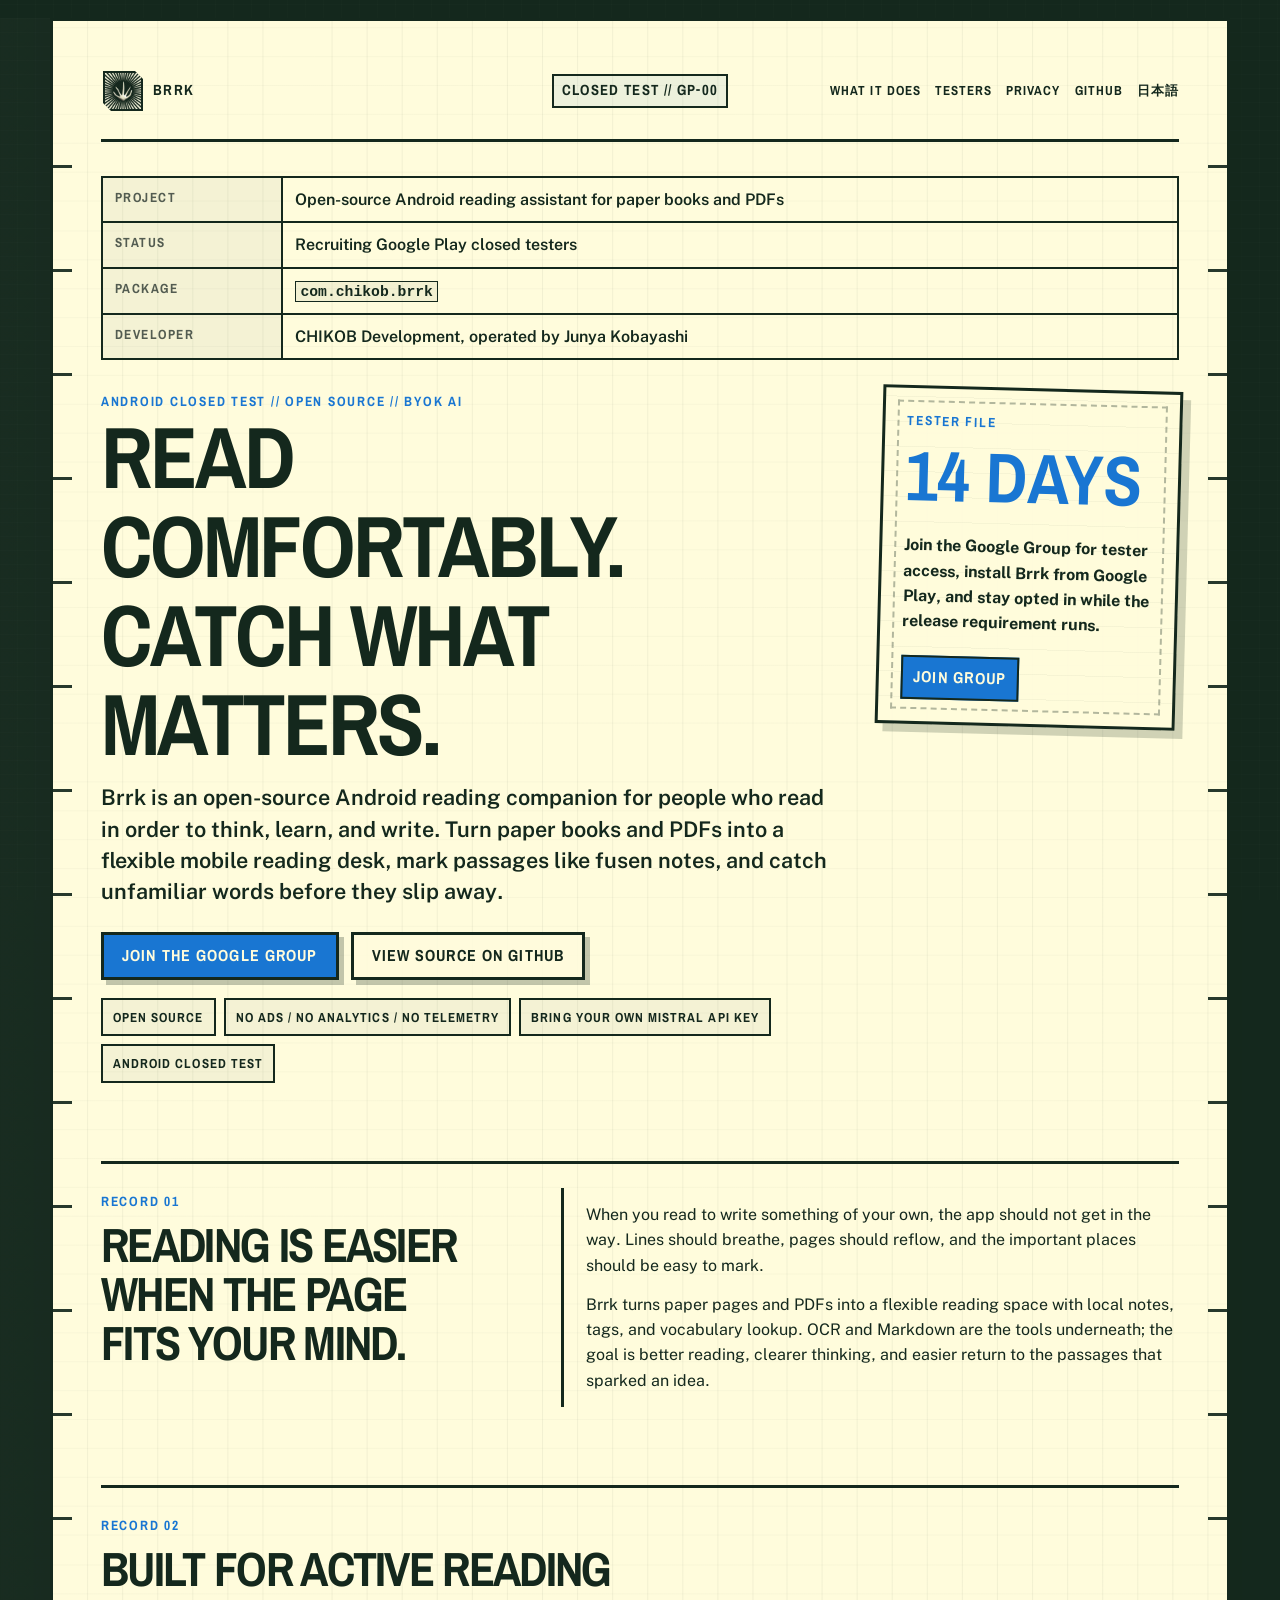
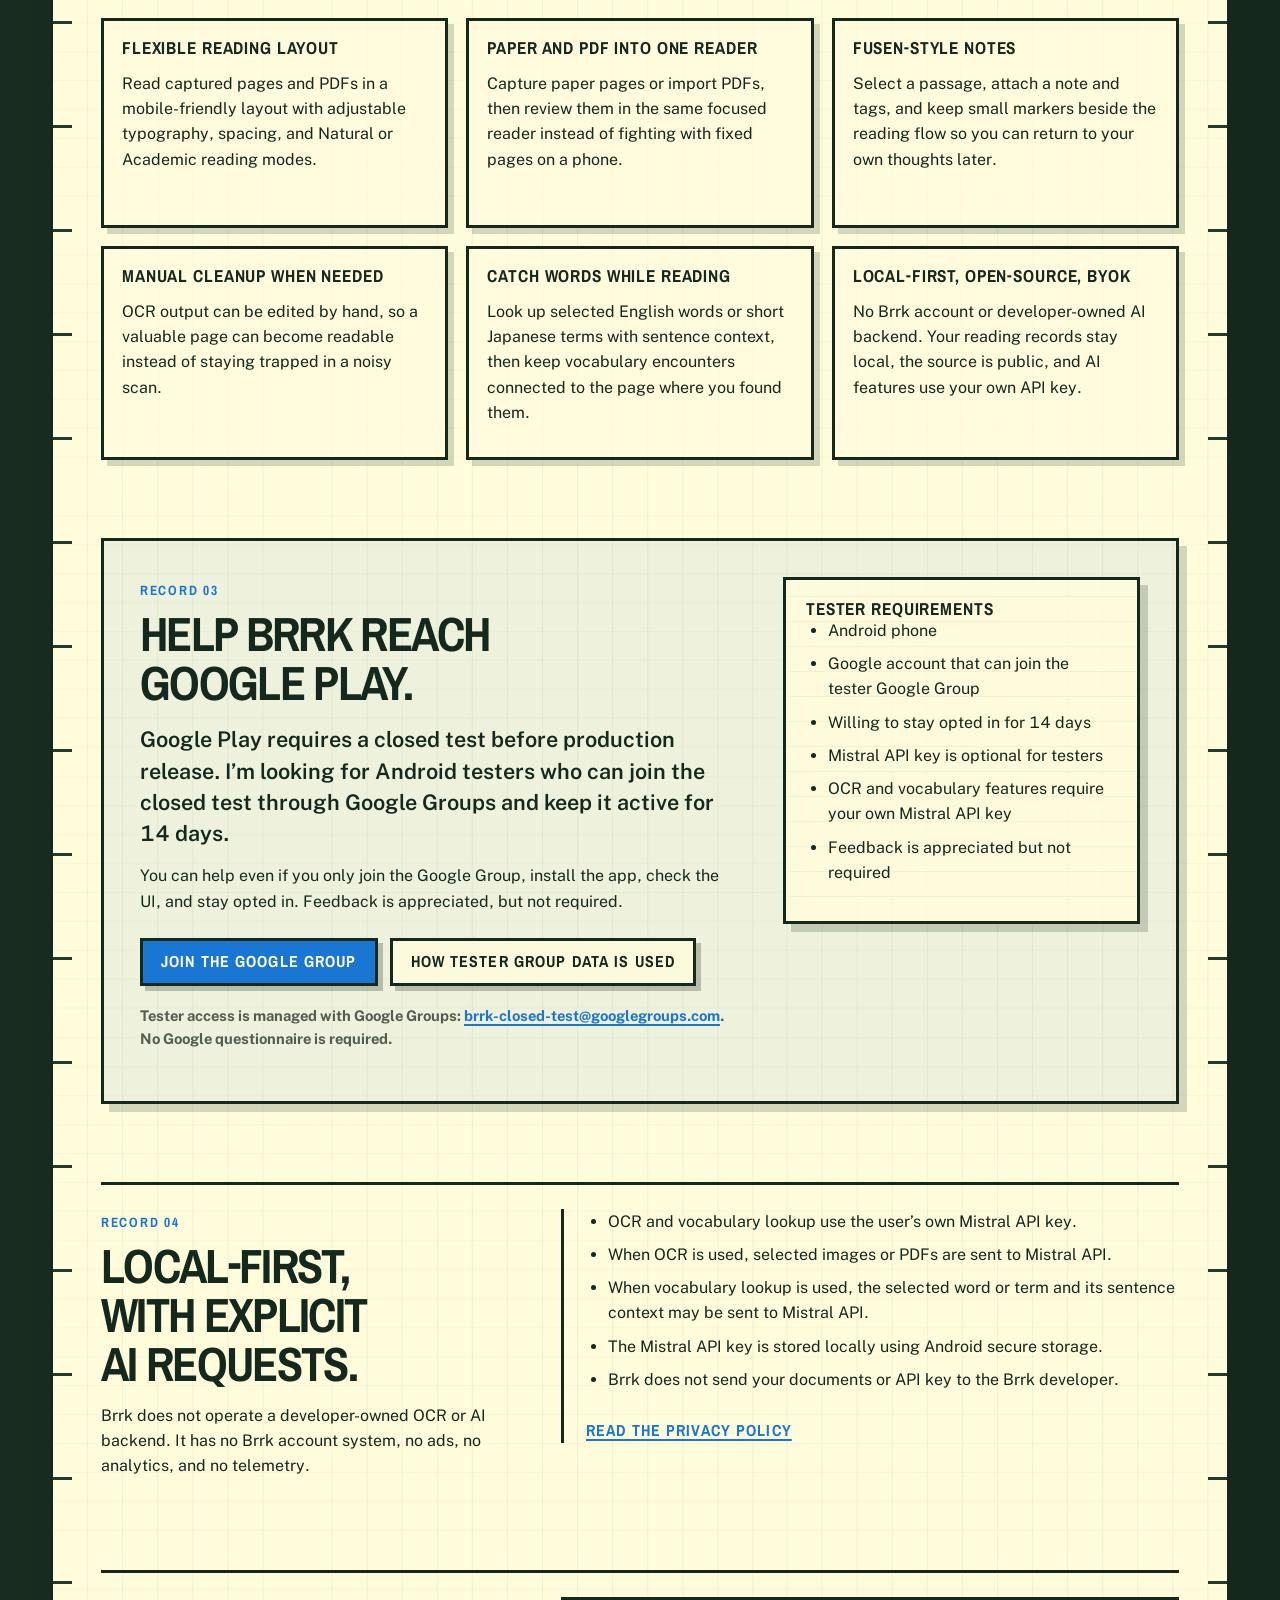
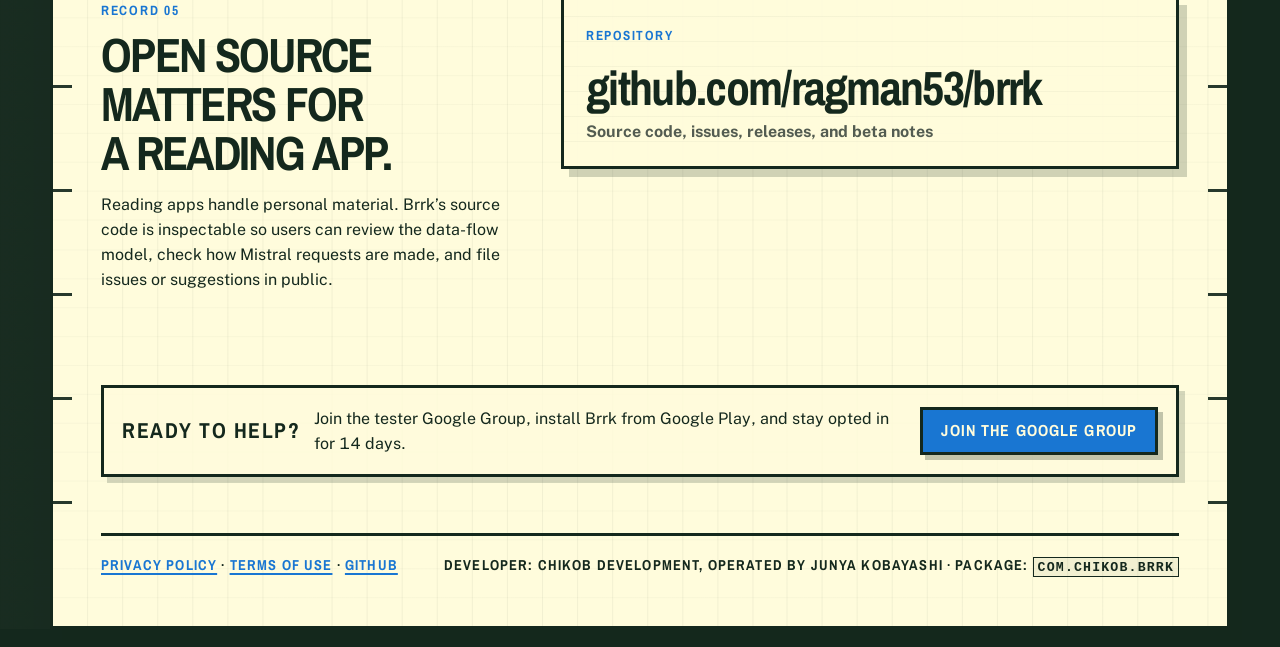
<file: docs/index.html>
<!doctype html>
<html lang="en">
<head>
  <meta charset="utf-8">
  <meta name="viewport" content="width=device-width, initial-scale=1">
  <title>Brrk — Android closed test</title>
  <meta name="description" content="Join the Brrk Android closed test. Brrk is an open-source reading assistant that turns paper books and PDFs into Markdown, notes, and vocabulary using your own Mistral API key.">
  <link rel="alternate" hreflang="en" href="https://ragman53.github.io/brrk/">
  <link rel="alternate" hreflang="ja" href="https://ragman53.github.io/brrk/ja/">
  <link rel="alternate" hreflang="x-default" href="https://ragman53.github.io/brrk/">
  <script>
    (function () {
      var params = new URLSearchParams(window.location.search);
      if (params.get('lang') === 'en') return;
      var languages = navigator.languages || [navigator.language || navigator.userLanguage || ''];
      var prefersJapanese = languages.some(function (language) {
        return String(language).toLowerCase().indexOf('ja') === 0;
      });
      if (prefersJapanese) window.location.replace('ja/');
    }());
  </script>
  <link rel="preconnect" href="https://fonts.googleapis.com">
  <link rel="preconnect" href="https://fonts.gstatic.com" crossorigin>
  <link href="https://fonts.googleapis.com/css2?family=Archivo+Narrow:wght@500;600;700&family=Public+Sans:wght@400;500;600;700;800;900&display=swap" rel="stylesheet">
  <link rel="stylesheet" href="styles.css?v=20260616-i18n1">
</head>
<body>
  <a class="skip-link" href="#main">Skip to content</a>
  <div class="page-shell landing-shell">
    <header class="top-band site-header" aria-label="Brrk site header">
      <a class="brand-logo" href="index.html" aria-label="Brrk home">
        <img src="assets/brrk_icon-96.png" alt="Brrk app icon" width="40" height="40" decoding="async">
        <span>Brrk</span>
      </a>
      <div class="doc-code">Closed Test // GP-00</div>
      <nav class="site-nav" aria-label="Main navigation">
        <a href="#what-it-does">What it does</a>
        <a href="#testers">Testers</a>
        <a href="privacy.html">Privacy</a>
        <a href="https://github.com/ragman53/brrk">GitHub</a>
        <a href="ja/" lang="ja" hreflang="ja">日本語</a>
      </nav>
    </header>

    <section class="memo-grid" aria-label="Project metadata">
      <div class="memo-label">Project</div>
      <div class="memo-value">Open-source Android reading assistant for paper books and PDFs</div>
      <div class="memo-label">Status</div>
      <div class="memo-value">Recruiting Google Play closed testers</div>
      <div class="memo-label">Package</div>
      <div class="memo-value"><code>com.chikob.brrk</code></div>
      <div class="memo-label">Developer</div>
      <div class="memo-value">CHIKOB Development, operated by Junya Kobayashi</div>
    </section>

    <main id="main">
      <section class="hero landing-hero" aria-labelledby="hero-title">
        <div>
          <span class="kicker">Android closed test // open source // BYOK AI</span>
          <h1 id="hero-title">Read comfortably. Catch what matters.</h1>
          <p class="lede">Brrk is an open-source Android reading companion for people who read in order to think, learn, and write. Turn paper books and PDFs into a flexible mobile reading desk, mark passages like fusen notes, and catch unfamiliar words before they slip away.</p>
          <div class="cta-row" aria-label="Primary actions">
            <a class="button button-primary" href="https://groups.google.com/g/brrk-closed-test">Join the Google Group</a>
            <a class="button button-secondary" href="https://github.com/ragman53/brrk">View source on GitHub</a>
          </div>
          <ul class="trust-ledger" aria-label="Project notes">
            <li>Open source</li>
            <li>No ads / no analytics / no telemetry</li>
            <li>Bring your own Mistral API key</li>
            <li>Android closed test</li>
          </ul>
        </div>
        <aside class="tester-ticket" aria-label="Closed test ticket">
          <span class="ticket-label">Tester file</span>
          <strong>14 days</strong>
          <p>Join the Google Group for tester access, install Brrk from Google Play, and stay opted in while the release requirement runs.</p>
          <a href="https://groups.google.com/g/brrk-closed-test">Join group</a>
        </aside>
      </section>

      <section id="what-it-does" class="problem-section" aria-labelledby="problem-title">
        <div>
          <span class="section-number">Record 01</span>
          <h2 id="problem-title">Reading is easier when the page fits your mind.</h2>
        </div>
        <div class="problem-copy">
          <p>When you read to write something of your own, the app should not get in the way. Lines should breathe, pages should reflow, and the important places should be easy to mark.</p>
          <p>Brrk turns paper pages and PDFs into a flexible reading space with local notes, tags, and vocabulary lookup. OCR and Markdown are the tools underneath; the goal is better reading, clearer thinking, and easier return to the passages that sparked an idea.</p>
        </div>
      </section>

      <section class="feature-section" aria-labelledby="features-title">
        <span class="section-number">Record 02</span>
        <h2 id="features-title">Built for active reading</h2>
        <div class="feature-grid">
          <article class="paper-card feature-card">
            <h3>Flexible reading layout</h3>
            <p>Read captured pages and PDFs in a mobile-friendly layout with adjustable typography, spacing, and Natural or Academic reading modes.</p>
          </article>
          <article class="paper-card feature-card">
            <h3>Paper and PDF into one reader</h3>
            <p>Capture paper pages or import PDFs, then review them in the same focused reader instead of fighting with fixed pages on a phone.</p>
          </article>
          <article class="paper-card feature-card">
            <h3>Fusen-style notes</h3>
            <p>Select a passage, attach a note and tags, and keep small markers beside the reading flow so you can return to your own thoughts later.</p>
          </article>
          <article class="paper-card feature-card">
            <h3>Manual cleanup when needed</h3>
            <p>OCR output can be edited by hand, so a valuable page can become readable instead of staying trapped in a noisy scan.</p>
          </article>
          <article class="paper-card feature-card">
            <h3>Catch words while reading</h3>
            <p>Look up selected English words or short Japanese terms with sentence context, then keep vocabulary encounters connected to the page where you found them.</p>
          </article>
          <article class="paper-card feature-card">
            <h3>Local-first, open-source, BYOK</h3>
            <p>No Brrk account or developer-owned AI backend. Your reading records stay local, the source is public, and AI features use your own API key.</p>
          </article>
        </div>
      </section>

      <section id="testers" class="tester-section" aria-labelledby="tester-title">
        <div class="tester-main">
          <span class="section-number">Record 03</span>
          <h2 id="tester-title">Help Brrk reach Google Play.</h2>
          <p class="lede">Google Play requires a closed test before production release. I’m looking for Android testers who can join the closed test through Google Groups and keep it active for 14 days.</p>
          <p>You can help even if you only join the Google Group, install the app, check the UI, and stay opted in. Feedback is appreciated, but not required.</p>
          <div class="cta-row">
            <a class="button button-primary" href="https://groups.google.com/g/brrk-closed-test">Join the Google Group</a>
            <a class="button button-secondary" href="privacy.html#closed-tester-signup">How tester group data is used</a>
          </div>
          <p class="fine-print">Tester access is managed with Google Groups: <a href="mailto:brrk-closed-test@googlegroups.com">brrk-closed-test@googlegroups.com</a>. No Google questionnaire is required.</p>
        </div>
        <aside class="requirements-card" aria-labelledby="requirements-title">
          <h3 id="requirements-title">Tester requirements</h3>
          <ul>
            <li>Android phone</li>
            <li>Google account that can join the tester Google Group</li>
            <li>Willing to stay opted in for 14 days</li>
            <li>Mistral API key is optional for testers</li>
            <li>OCR and vocabulary features require your own Mistral API key</li>
            <li>Feedback is appreciated but not required</li>
          </ul>
        </aside>
      </section>

      <section id="privacy" class="privacy-section" aria-labelledby="privacy-title">
        <div>
          <span class="section-number">Record 04</span>
          <h2 id="privacy-title">Local-first, with explicit AI requests.</h2>
          <p>Brrk does not operate a developer-owned OCR or AI backend. It has no Brrk account system, no ads, no analytics, and no telemetry.</p>
        </div>
        <div class="privacy-ledger">
          <ul>
            <li>OCR and vocabulary lookup use the user’s own Mistral API key.</li>
            <li>When OCR is used, selected images or PDFs are sent to Mistral API.</li>
            <li>When vocabulary lookup is used, the selected word or term and its sentence context may be sent to Mistral API.</li>
            <li>The Mistral API key is stored locally using Android secure storage.</li>
            <li>Brrk does not send your documents or API key to the Brrk developer.</li>
          </ul>
          <a class="text-link" href="privacy.html">Read the Privacy Policy</a>
        </div>
      </section>

      <section class="oss-section" aria-labelledby="oss-title">
        <div class="oss-copy">
          <span class="section-number">Record 05</span>
          <h2 id="oss-title">Open source matters for a reading app.</h2>
          <p>Reading apps handle personal material. Brrk’s source code is inspectable so users can review the data-flow model, check how Mistral requests are made, and file issues or suggestions in public.</p>
        </div>
        <a class="github-card" href="https://github.com/ragman53/brrk" aria-label="Open Brrk source code on GitHub">
          <span>Repository</span>
          <strong>github.com/ragman53/brrk</strong>
          <em>Source code, issues, releases, and beta notes</em>
        </a>
      </section>

      <section class="notice final-cta" aria-label="Closed test call to action">
        <strong>Ready to help?</strong>
        <span>Join the tester Google Group, install Brrk from Google Play, and stay opted in for 14 days.</span>
        <a class="button button-primary" href="https://groups.google.com/g/brrk-closed-test">Join the Google Group</a>
      </section>
    </main>

    <footer class="footer-ledger">
      <div>
        <a href="privacy.html">Privacy Policy</a> ·
        <a href="terms.html">Terms of Use</a> ·
        <a href="https://github.com/ragman53/brrk">GitHub</a>
      </div>
      <div>Developer: CHIKOB Development, operated by Junya Kobayashi · Package: <code>com.chikob.brrk</code></div>
    </footer>
  </div>
</body>
</html>
</file>
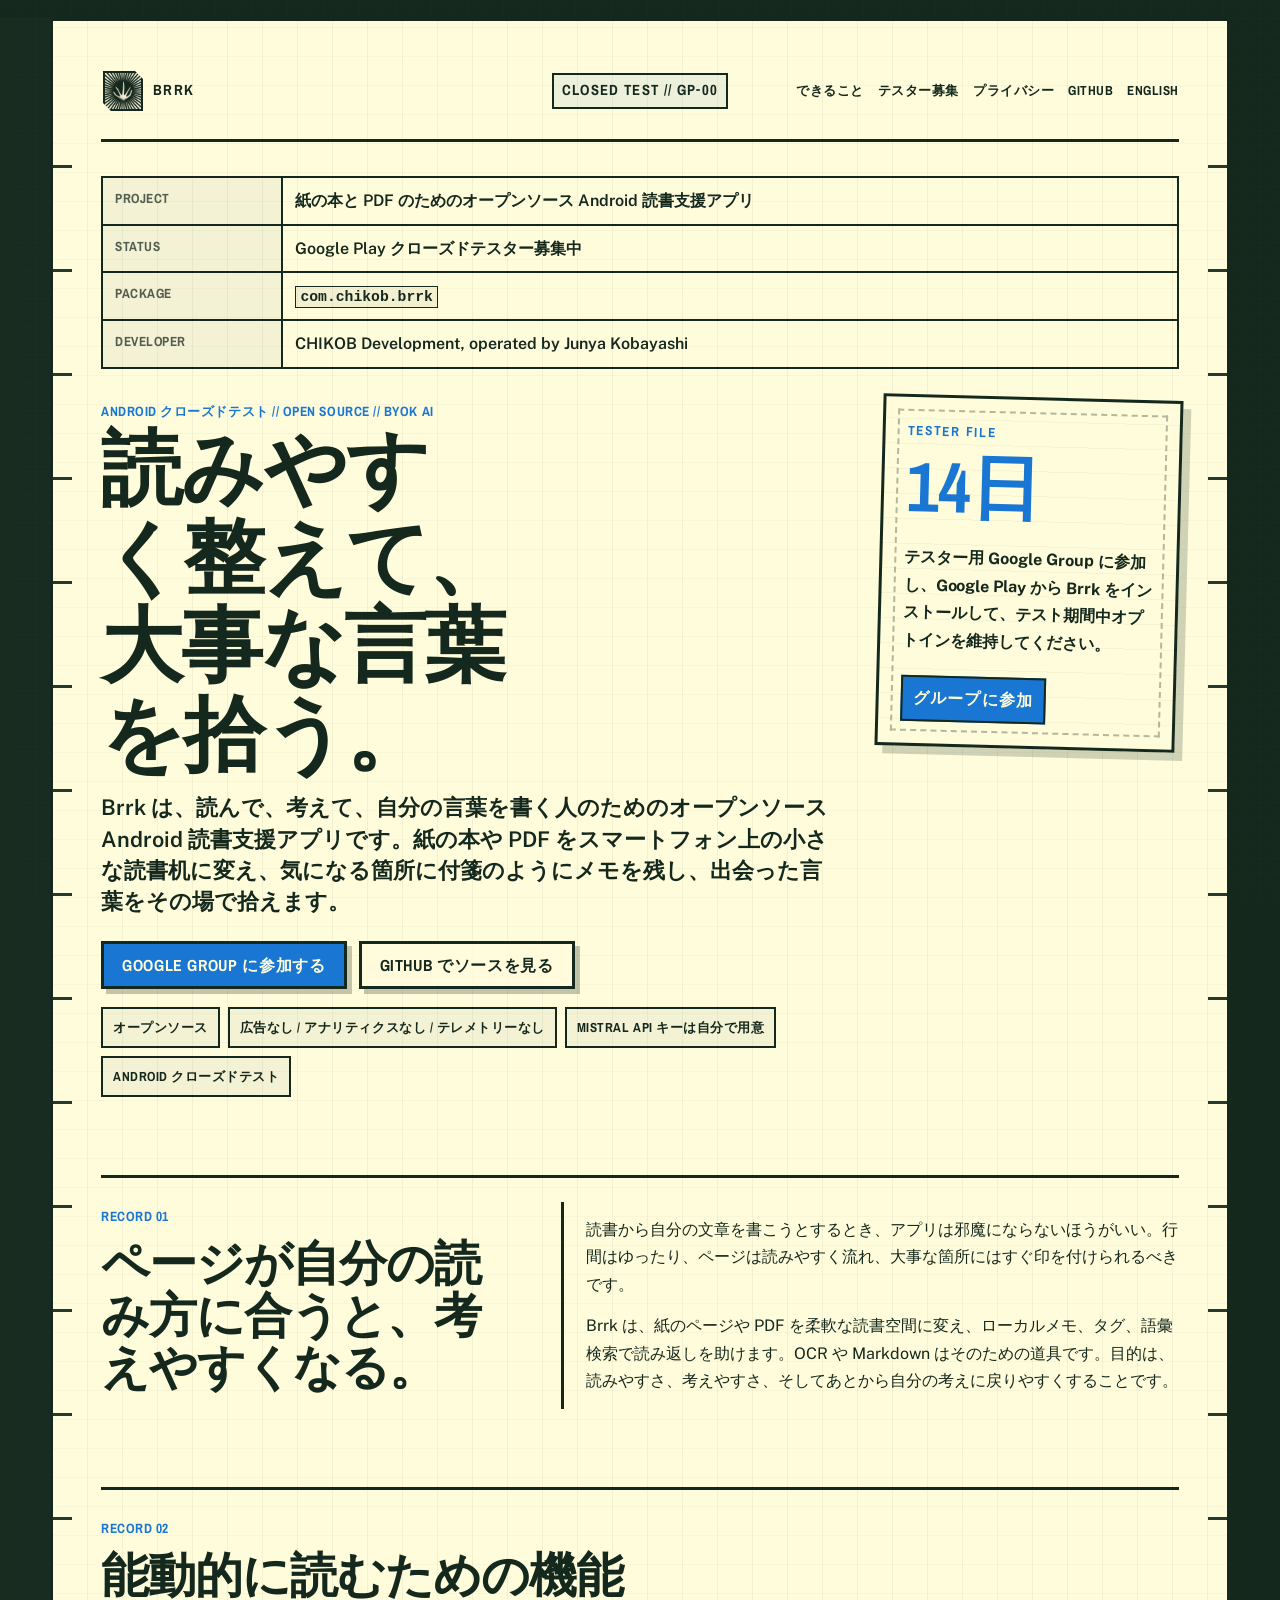
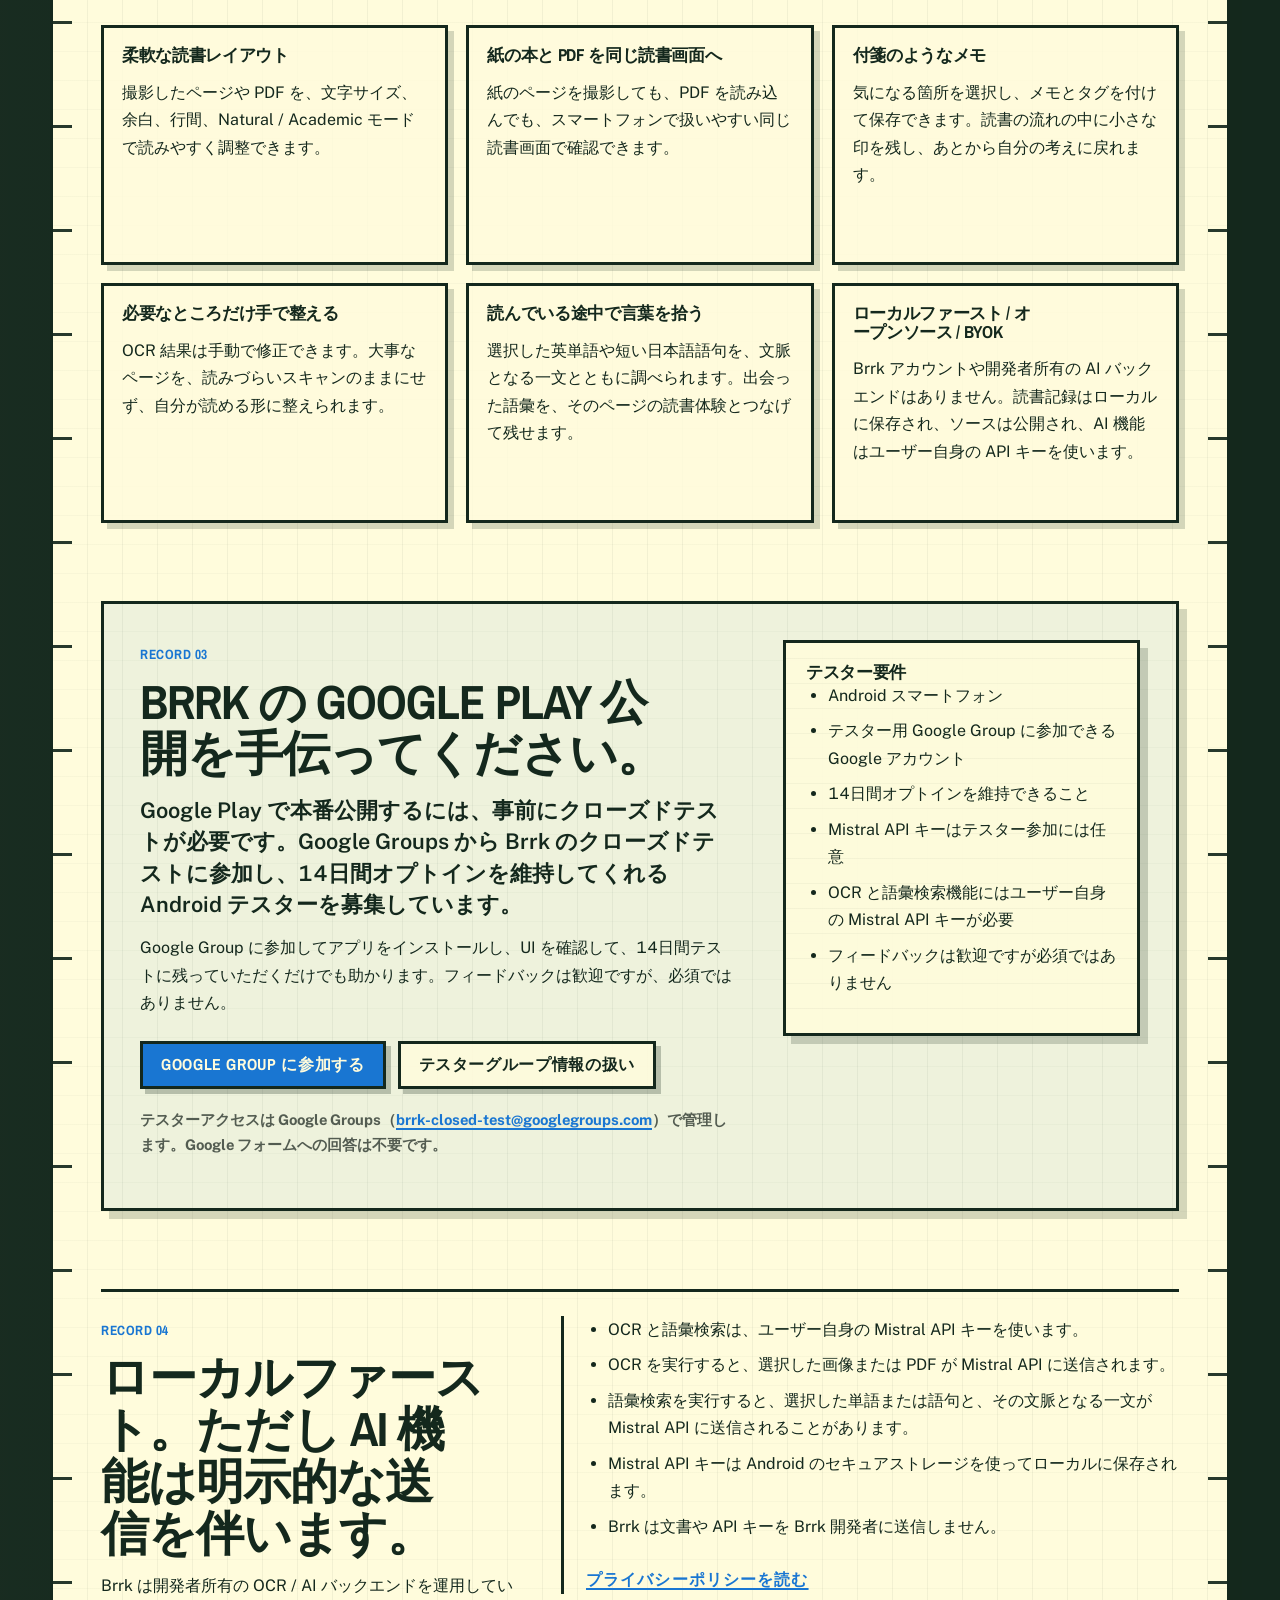
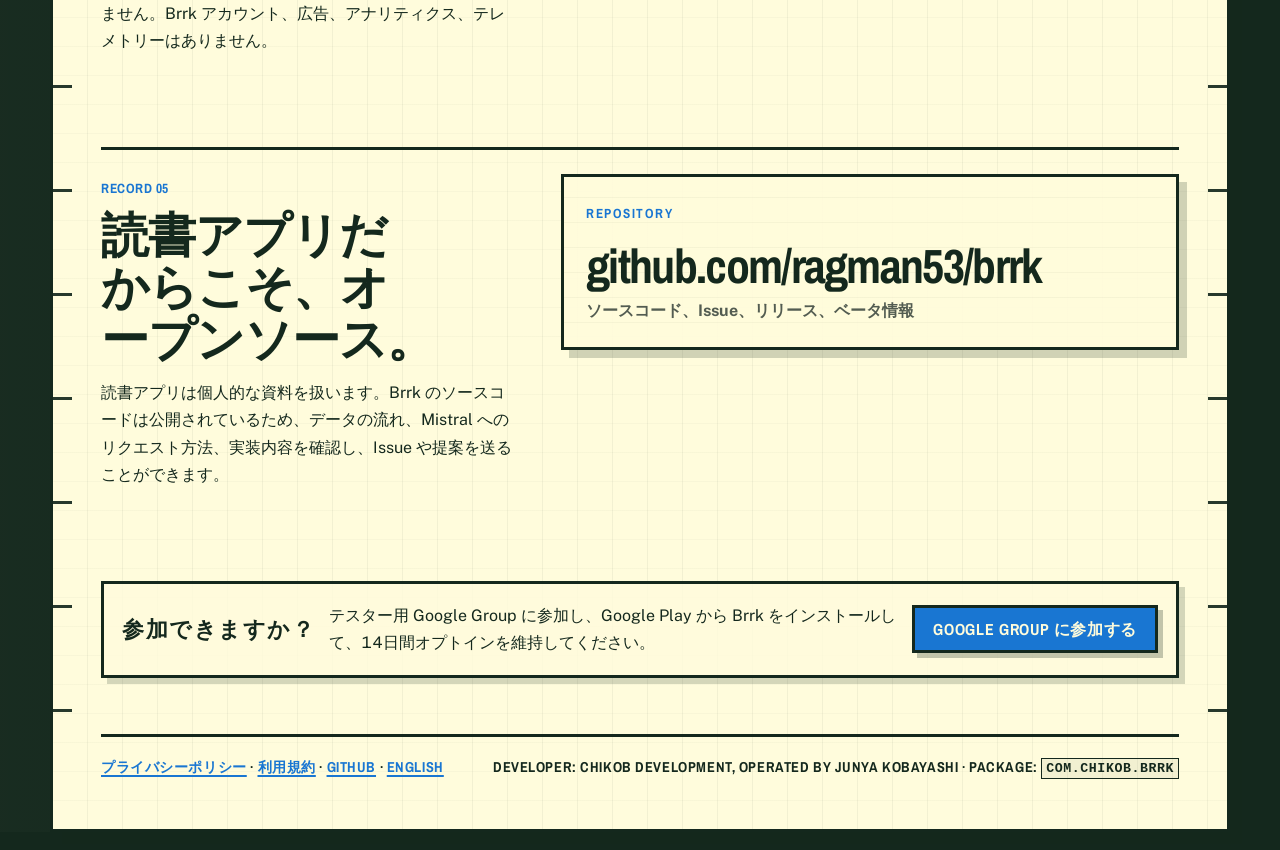
<file: docs/ja/index.html>
<!doctype html>
<html lang="ja">
<head>
  <meta charset="utf-8">
  <meta name="viewport" content="width=device-width, initial-scale=1">
  <title>Brrk — Android クローズドテスト</title>
  <meta name="description" content="Brrk の Android クローズドテスター募集ページ。Brrk は紙の本と PDF を Markdown、メモ、語彙に変換するオープンソースの読書支援アプリです。OCR と語彙検索にはユーザー自身の Mistral API キーを使います。">
  <link rel="alternate" hreflang="en" href="https://ragman53.github.io/brrk/">
  <link rel="alternate" hreflang="ja" href="https://ragman53.github.io/brrk/ja/">
  <link rel="alternate" hreflang="x-default" href="https://ragman53.github.io/brrk/">
  <link rel="preconnect" href="https://fonts.googleapis.com">
  <link rel="preconnect" href="https://fonts.gstatic.com" crossorigin>
  <link href="https://fonts.googleapis.com/css2?family=Archivo+Narrow:wght@500;600;700&family=Public+Sans:wght@400;500;600;700;800;900&display=swap" rel="stylesheet">
  <link rel="stylesheet" href="../styles.css?v=20260616-i18n1">
</head>
<body>
  <a class="skip-link" href="#main">本文へスキップ</a>
  <div class="page-shell landing-shell">
    <header class="top-band site-header" aria-label="Brrk サイトヘッダー">
      <a class="brand-logo" href="./" aria-label="Brrk ホーム">
        <img src="../assets/brrk_icon-96.png" alt="Brrk アプリアイコン" width="40" height="40" decoding="async">
        <span>Brrk</span>
      </a>
      <div class="doc-code">Closed Test // GP-00</div>
      <nav class="site-nav" aria-label="メインナビゲーション">
        <a href="#what-it-does">できること</a>
        <a href="#testers">テスター募集</a>
        <a href="privacy.html">プライバシー</a>
        <a href="https://github.com/ragman53/brrk">GitHub</a>
        <a href="../?lang=en" hreflang="en">English</a>
      </nav>
    </header>

    <section class="memo-grid" aria-label="プロジェクト情報">
      <div class="memo-label">Project</div>
      <div class="memo-value">紙の本と PDF のためのオープンソース Android 読書支援アプリ</div>
      <div class="memo-label">Status</div>
      <div class="memo-value">Google Play クローズドテスター募集中</div>
      <div class="memo-label">Package</div>
      <div class="memo-value"><code>com.chikob.brrk</code></div>
      <div class="memo-label">Developer</div>
      <div class="memo-value">CHIKOB Development, operated by Junya Kobayashi</div>
    </section>

    <main id="main">
      <section class="hero landing-hero" aria-labelledby="hero-title">
        <div>
          <span class="kicker">Android クローズドテスト // Open Source // BYOK AI</span>
          <h1 id="hero-title">読みやすく整えて、大事な言葉を拾う。</h1>
          <p class="lede">Brrk は、読んで、考えて、自分の言葉を書く人のためのオープンソース Android 読書支援アプリです。紙の本や PDF をスマートフォン上の小さな読書机に変え、気になる箇所に付箋のようにメモを残し、出会った言葉をその場で拾えます。</p>
          <div class="cta-row" aria-label="主要アクション">
            <a class="button button-primary" href="https://groups.google.com/g/brrk-closed-test">Google Group に参加する</a>
            <a class="button button-secondary" href="https://github.com/ragman53/brrk">GitHub でソースを見る</a>
          </div>
          <ul class="trust-ledger" aria-label="プロジェクトの特徴">
            <li>オープンソース</li>
            <li>広告なし / アナリティクスなし / テレメトリーなし</li>
            <li>Mistral API キーは自分で用意</li>
            <li>Android クローズドテスト</li>
          </ul>
        </div>
        <aside class="tester-ticket" aria-label="クローズドテスト案内">
          <span class="ticket-label">Tester file</span>
          <strong>14日</strong>
          <p>テスター用 Google Group に参加し、Google Play から Brrk をインストールして、テスト期間中オプトインを維持してください。</p>
          <a href="https://groups.google.com/g/brrk-closed-test">グループに参加</a>
        </aside>
      </section>

      <section id="what-it-does" class="problem-section" aria-labelledby="problem-title">
        <div>
          <span class="section-number">Record 01</span>
          <h2 id="problem-title">ページが自分の読み方に合うと、考えやすくなる。</h2>
        </div>
        <div class="problem-copy">
          <p>読書から自分の文章を書こうとするとき、アプリは邪魔にならないほうがいい。行間はゆったり、ページは読みやすく流れ、大事な箇所にはすぐ印を付けられるべきです。</p>
          <p>Brrk は、紙のページや PDF を柔軟な読書空間に変え、ローカルメモ、タグ、語彙検索で読み返しを助けます。OCR や Markdown はそのための道具です。目的は、読みやすさ、考えやすさ、そしてあとから自分の考えに戻りやすくすることです。</p>
        </div>
      </section>

      <section class="feature-section" aria-labelledby="features-title">
        <span class="section-number">Record 02</span>
        <h2 id="features-title">能動的に読むための機能</h2>
        <div class="feature-grid">
          <article class="paper-card feature-card">
            <h3>柔軟な読書レイアウト</h3>
            <p>撮影したページや PDF を、文字サイズ、余白、行間、Natural / Academic モードで読みやすく調整できます。</p>
          </article>
          <article class="paper-card feature-card">
            <h3>紙の本と PDF を同じ読書画面へ</h3>
            <p>紙のページを撮影しても、PDF を読み込んでも、スマートフォンで扱いやすい同じ読書画面で確認できます。</p>
          </article>
          <article class="paper-card feature-card">
            <h3>付箋のようなメモ</h3>
            <p>気になる箇所を選択し、メモとタグを付けて保存できます。読書の流れの中に小さな印を残し、あとから自分の考えに戻れます。</p>
          </article>
          <article class="paper-card feature-card">
            <h3>必要なところだけ手で整える</h3>
            <p>OCR 結果は手動で修正できます。大事なページを、読みづらいスキャンのままにせず、自分が読める形に整えられます。</p>
          </article>
          <article class="paper-card feature-card">
            <h3>読んでいる途中で言葉を拾う</h3>
            <p>選択した英単語や短い日本語語句を、文脈となる一文とともに調べられます。出会った語彙を、そのページの読書体験とつなげて残せます。</p>
          </article>
          <article class="paper-card feature-card">
            <h3>ローカルファースト / オープンソース / BYOK</h3>
            <p>Brrk アカウントや開発者所有の AI バックエンドはありません。読書記録はローカルに保存され、ソースは公開され、AI 機能はユーザー自身の API キーを使います。</p>
          </article>
        </div>
      </section>

      <section id="testers" class="tester-section" aria-labelledby="tester-title">
        <div class="tester-main">
          <span class="section-number">Record 03</span>
          <h2 id="tester-title">Brrk の Google Play 公開を手伝ってください。</h2>
          <p class="lede">Google Play で本番公開するには、事前にクローズドテストが必要です。Google Groups から Brrk のクローズドテストに参加し、14日間オプトインを維持してくれる Android テスターを募集しています。</p>
          <p>Google Group に参加してアプリをインストールし、UI を確認して、14日間テストに残っていただくだけでも助かります。フィードバックは歓迎ですが、必須ではありません。</p>
          <div class="cta-row">
            <a class="button button-primary" href="https://groups.google.com/g/brrk-closed-test">Google Group に参加する</a>
            <a class="button button-secondary" href="privacy.html#closed-tester-signup">テスターグループ情報の扱い</a>
          </div>
          <p class="fine-print">テスターアクセスは Google Groups（<a href="mailto:brrk-closed-test@googlegroups.com">brrk-closed-test@googlegroups.com</a>）で管理します。Google フォームへの回答は不要です。</p>
        </div>
        <aside class="requirements-card" aria-labelledby="requirements-title">
          <h3 id="requirements-title">テスター要件</h3>
          <ul>
            <li>Android スマートフォン</li>
            <li>テスター用 Google Group に参加できる Google アカウント</li>
            <li>14日間オプトインを維持できること</li>
            <li>Mistral API キーはテスター参加には任意</li>
            <li>OCR と語彙検索機能にはユーザー自身の Mistral API キーが必要</li>
            <li>フィードバックは歓迎ですが必須ではありません</li>
          </ul>
        </aside>
      </section>

      <section id="privacy" class="privacy-section" aria-labelledby="privacy-title">
        <div>
          <span class="section-number">Record 04</span>
          <h2 id="privacy-title">ローカルファースト。ただし AI 機能は明示的な送信を伴います。</h2>
          <p>Brrk は開発者所有の OCR / AI バックエンドを運用していません。Brrk アカウント、広告、アナリティクス、テレメトリーはありません。</p>
        </div>
        <div class="privacy-ledger">
          <ul>
            <li>OCR と語彙検索は、ユーザー自身の Mistral API キーを使います。</li>
            <li>OCR を実行すると、選択した画像または PDF が Mistral API に送信されます。</li>
            <li>語彙検索を実行すると、選択した単語または語句と、その文脈となる一文が Mistral API に送信されることがあります。</li>
            <li>Mistral API キーは Android のセキュアストレージを使ってローカルに保存されます。</li>
            <li>Brrk は文書や API キーを Brrk 開発者に送信しません。</li>
          </ul>
          <a class="text-link" href="privacy.html">プライバシーポリシーを読む</a>
        </div>
      </section>

      <section class="oss-section" aria-labelledby="oss-title">
        <div class="oss-copy">
          <span class="section-number">Record 05</span>
          <h2 id="oss-title">読書アプリだからこそ、オープンソース。</h2>
          <p>読書アプリは個人的な資料を扱います。Brrk のソースコードは公開されているため、データの流れ、Mistral へのリクエスト方法、実装内容を確認し、Issue や提案を送ることができます。</p>
        </div>
        <a class="github-card" href="https://github.com/ragman53/brrk" aria-label="GitHub で Brrk のソースコードを開く">
          <span>Repository</span>
          <strong>github.com/ragman53/brrk</strong>
          <em>ソースコード、Issue、リリース、ベータ情報</em>
        </a>
      </section>

      <section class="notice final-cta" aria-label="クローズドテスト参加案内">
        <strong>参加できますか？</strong>
        <span>テスター用 Google Group に参加し、Google Play から Brrk をインストールして、14日間オプトインを維持してください。</span>
        <a class="button button-primary" href="https://groups.google.com/g/brrk-closed-test">Google Group に参加する</a>
      </section>
    </main>

    <footer class="footer-ledger">
      <div>
        <a href="privacy.html">プライバシーポリシー</a> ·
        <a href="terms.html">利用規約</a> ·
        <a href="https://github.com/ragman53/brrk">GitHub</a> ·
        <a href="../?lang=en" hreflang="en">English</a>
      </div>
      <div>Developer: CHIKOB Development, operated by Junya Kobayashi · Package: <code>com.chikob.brrk</code></div>
    </footer>
  </div>
</body>
</html>
</file>
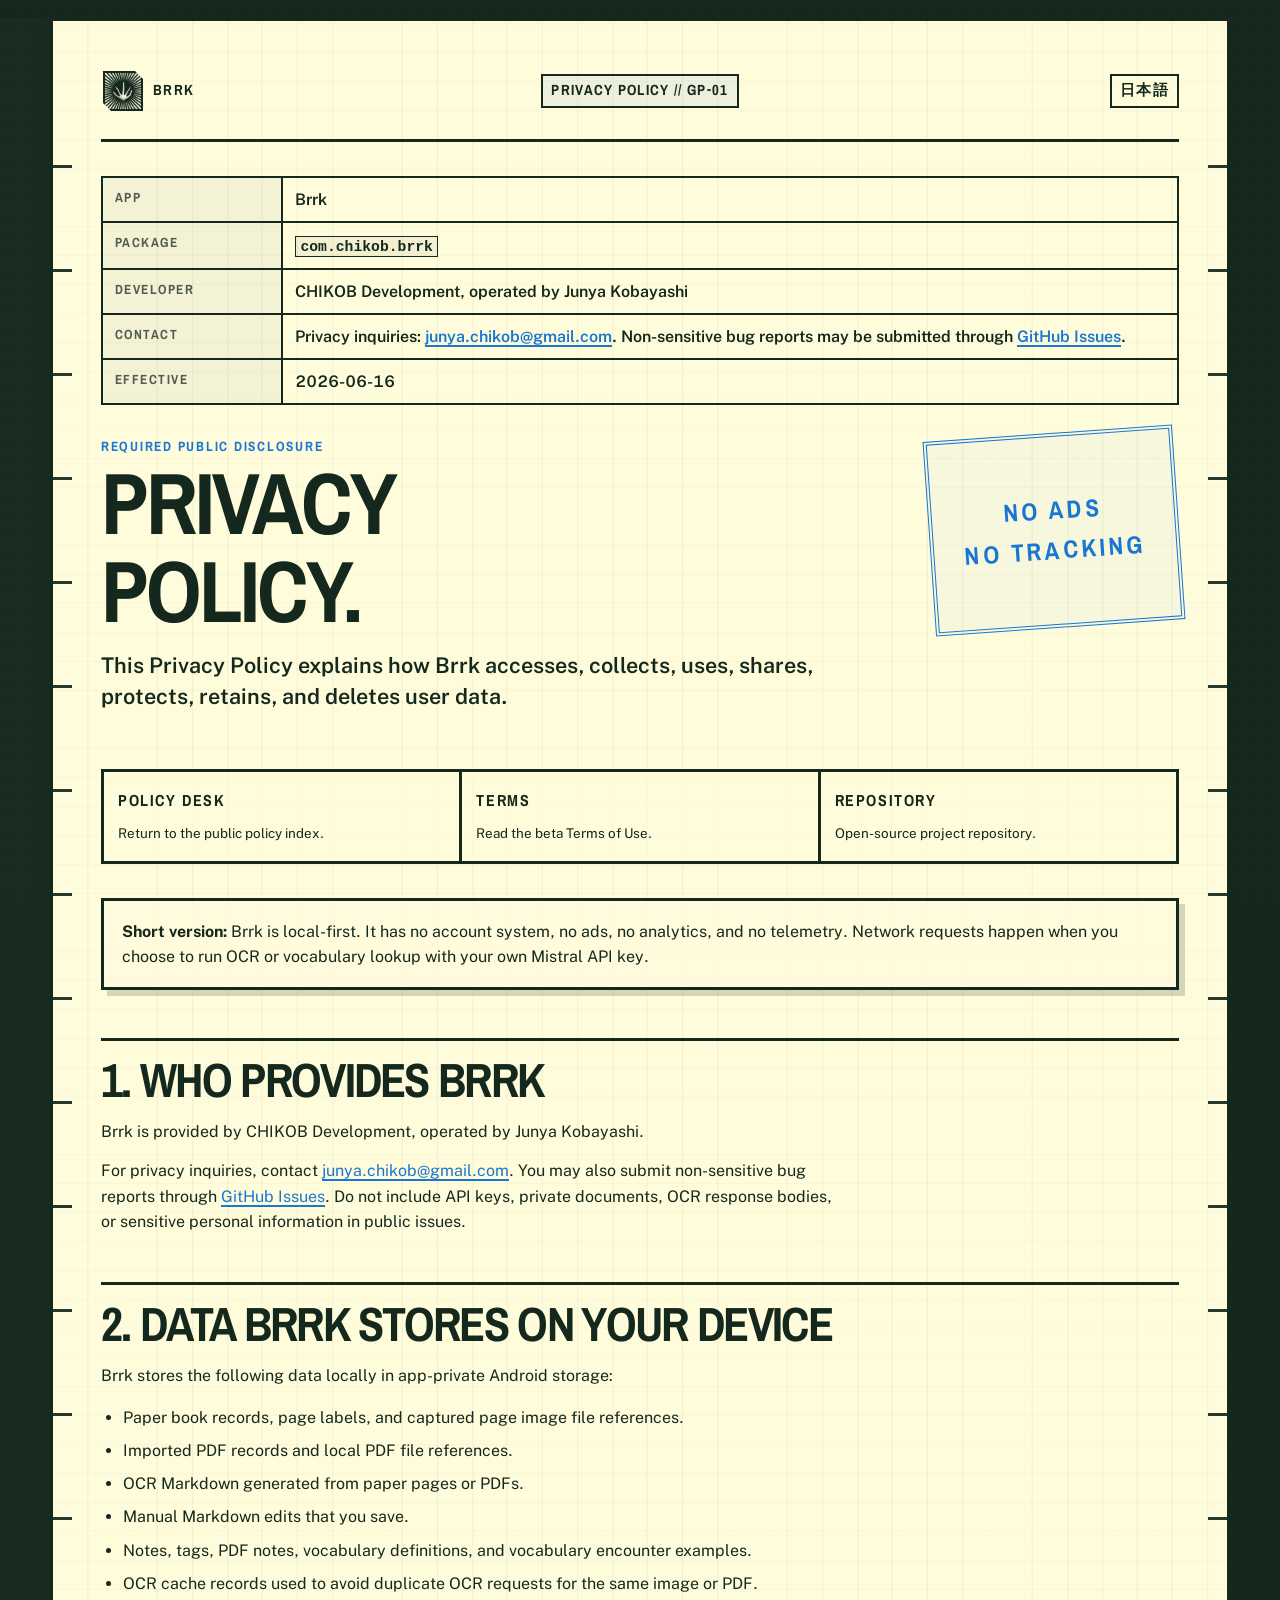
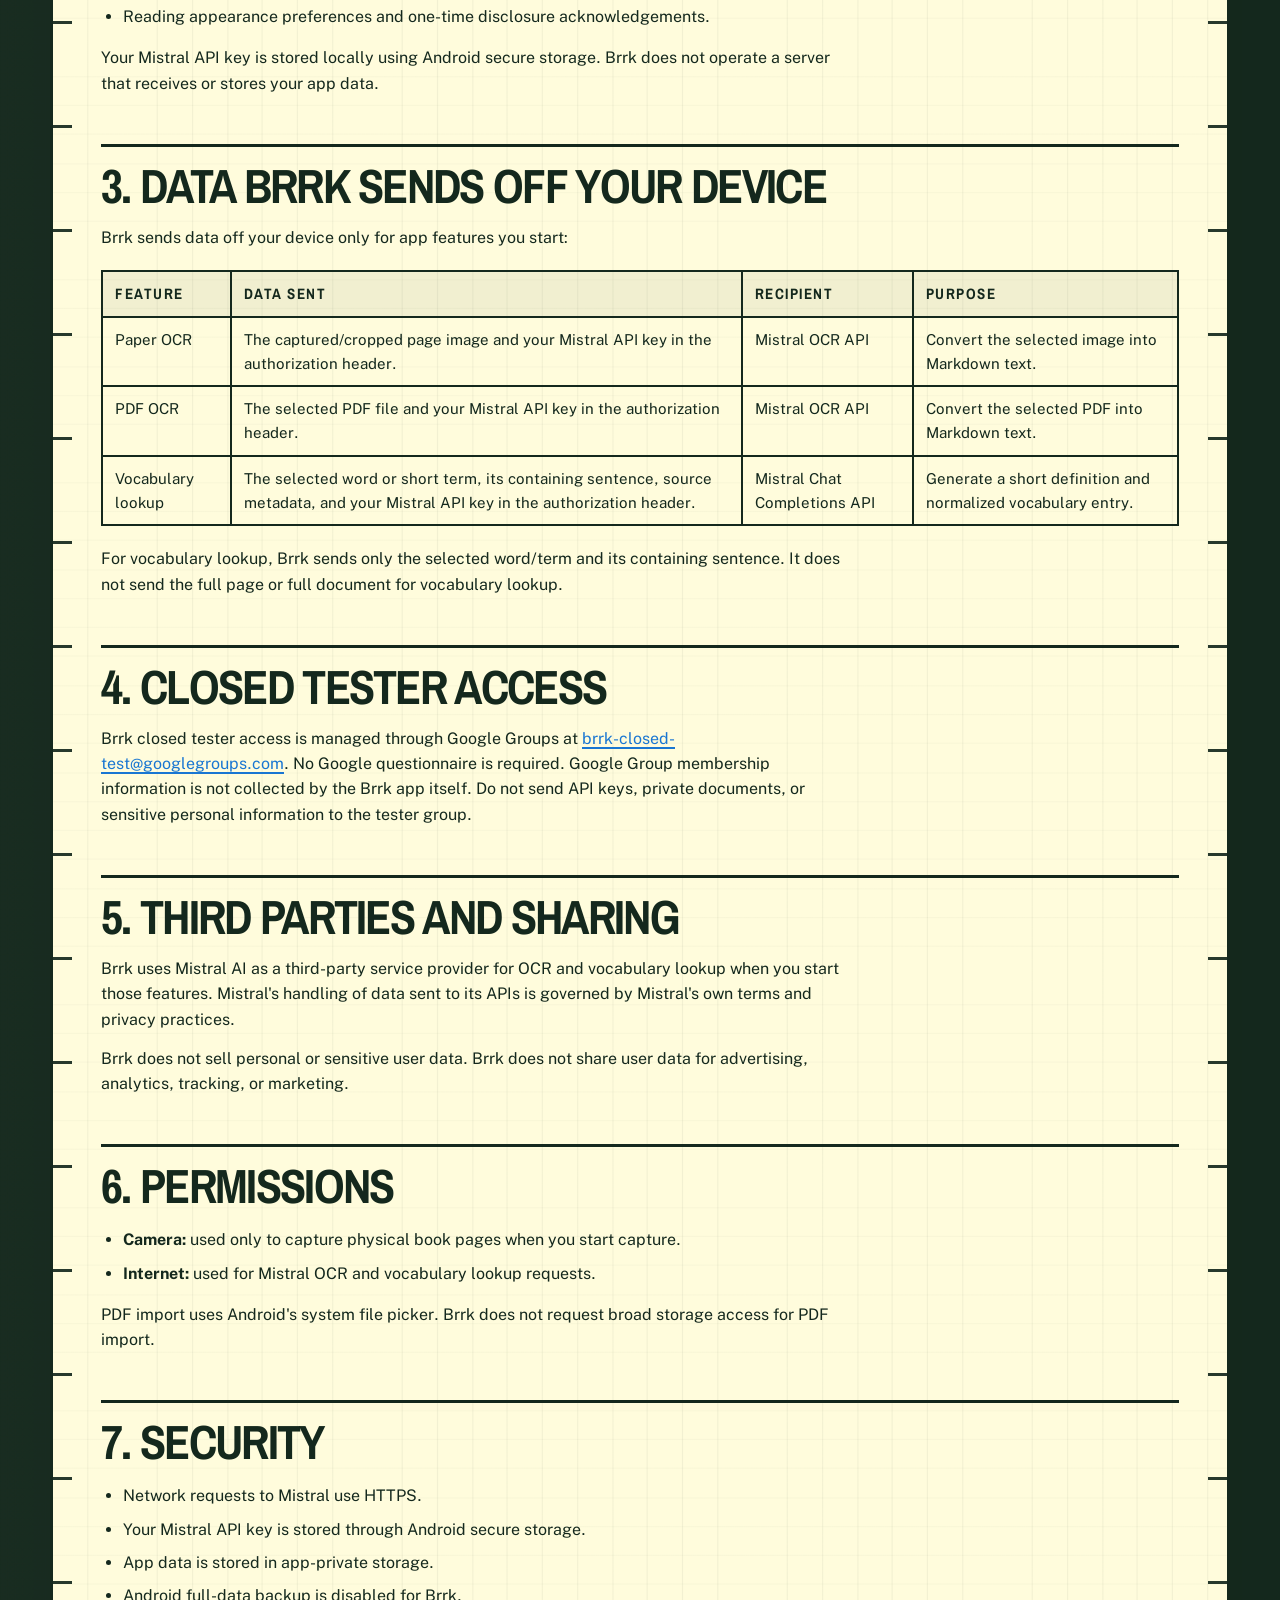
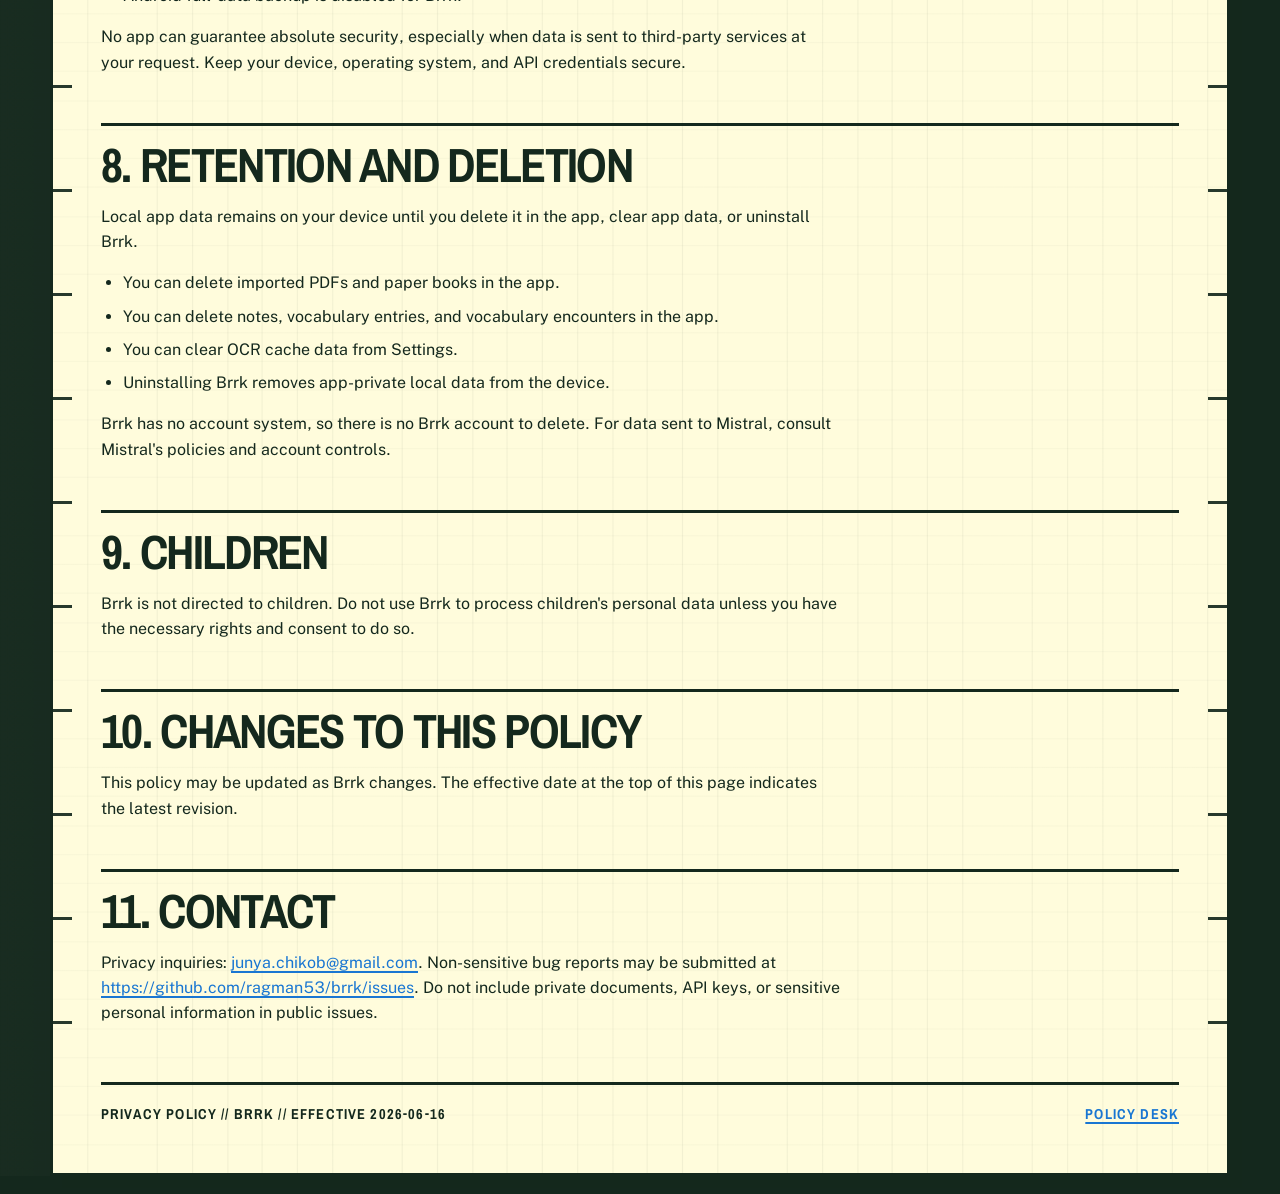
<file: docs/privacy.html>
<!doctype html>
<html lang="en">
<head>
  <meta charset="utf-8">
  <meta name="viewport" content="width=device-width, initial-scale=1">
  <title>Brrk Privacy Policy</title>
  <meta name="description" content="Privacy Policy for Brrk, an Android reading support app for paper books and PDFs.">
  <link rel="alternate" hreflang="en" href="https://ragman53.github.io/brrk/privacy.html">
  <link rel="alternate" hreflang="ja" href="https://ragman53.github.io/brrk/ja/privacy.html">
  <link rel="alternate" hreflang="x-default" href="https://ragman53.github.io/brrk/privacy.html">
  <script>
    (function () {
      var params = new URLSearchParams(window.location.search);
      if (params.get('lang') === 'en') return;
      var languages = navigator.languages || [navigator.language || navigator.userLanguage || ''];
      var prefersJapanese = languages.some(function (language) {
        return String(language).toLowerCase().indexOf('ja') === 0;
      });
      if (prefersJapanese) window.location.replace('ja/privacy.html');
    }());
  </script>
  <link rel="preconnect" href="https://fonts.googleapis.com">
  <link rel="preconnect" href="https://fonts.gstatic.com" crossorigin>
  <link href="https://fonts.googleapis.com/css2?family=Archivo+Narrow:wght@500;600;700&family=Public+Sans:wght@400;500;600;700;800;900&display=swap" rel="stylesheet">
  <link rel="stylesheet" href="styles.css?v=20260616-i18n1">
</head>
<body>
  <a class="skip-link" href="#main">Skip to content</a>
  <div class="page-shell">
    <header class="top-band" aria-label="Brrk privacy policy header">
      <a class="brand-logo" href="index.html" aria-label="Back to Brrk policy desk home">
        <img src="assets/brrk_icon-96.png" alt="Brrk app icon" width="40" height="40" decoding="async">
        <span>Brrk</span>
      </a>
      <div class="doc-code">Privacy Policy // GP-01</div>
      <div class="brand-right language-switch"><a href="ja/privacy.html" lang="ja" hreflang="ja">日本語</a></div>
    </header>

    <section class="memo-grid" aria-label="Document metadata">
      <div class="memo-label">App</div>
      <div class="memo-value">Brrk</div>
      <div class="memo-label">Package</div>
      <div class="memo-value"><code>com.chikob.brrk</code></div>
      <div class="memo-label">Developer</div>
      <div class="memo-value">CHIKOB Development, operated by Junya Kobayashi</div>
      <div class="memo-label">Contact</div>
      <div class="memo-value">Privacy inquiries: <a href="mailto:junya.chikob@gmail.com">junya.chikob@gmail.com</a>. Non-sensitive bug reports may be submitted through <a href="https://github.com/ragman53/brrk/issues">GitHub Issues</a>.</div>
      <div class="memo-label">Effective</div>
      <div class="memo-value">2026-06-16</div>
    </section>

    <main id="main">
      <section class="hero">
        <div>
          <span class="kicker">Required public disclosure</span>
          <h1>Privacy Policy.</h1>
          <p class="lede">This Privacy Policy explains how Brrk accesses, collects, uses, shares, protects, retains, and deletes user data.</p>
        </div>
        <div class="stamp" aria-label="Privacy policy stamp">No Ads<br>No Tracking</div>
      </section>

      <nav class="nav-ledger" aria-label="Policy navigation">
        <a href="index.html"><strong>Policy Desk</strong><span>Return to the public policy index.</span></a>
        <a href="terms.html"><strong>Terms</strong><span>Read the beta Terms of Use.</span></a>
        <a href="https://github.com/ragman53/brrk"><strong>Repository</strong><span>Open-source project repository.</span></a>
      </nav>

      <section class="notice">
        <strong>Short version:</strong> Brrk is local-first. It has no account system, no ads, no analytics, and no telemetry. Network requests happen when you choose to run OCR or vocabulary lookup with your own Mistral API key.
      </section>

      <h2>1. Who provides Brrk</h2>
      <p>Brrk is provided by CHIKOB Development, operated by Junya Kobayashi.</p>
      <p>For privacy inquiries, contact <a href="mailto:junya.chikob@gmail.com">junya.chikob@gmail.com</a>. You may also submit non-sensitive bug reports through <a href="https://github.com/ragman53/brrk/issues">GitHub Issues</a>. Do not include API keys, private documents, OCR response bodies, or sensitive personal information in public issues.</p>

      <h2>2. Data Brrk stores on your device</h2>
      <p>Brrk stores the following data locally in app-private Android storage:</p>
      <ul>
        <li>Paper book records, page labels, and captured page image file references.</li>
        <li>Imported PDF records and local PDF file references.</li>
        <li>OCR Markdown generated from paper pages or PDFs.</li>
        <li>Manual Markdown edits that you save.</li>
        <li>Notes, tags, PDF notes, vocabulary definitions, and vocabulary encounter examples.</li>
        <li>OCR cache records used to avoid duplicate OCR requests for the same image or PDF.</li>
        <li>Reading appearance preferences and one-time disclosure acknowledgements.</li>
      </ul>
      <p>Your Mistral API key is stored locally using Android secure storage. Brrk does not operate a server that receives or stores your app data.</p>

      <h2>3. Data Brrk sends off your device</h2>
      <p>Brrk sends data off your device only for app features you start:</p>
      <table class="data-table">
        <thead>
          <tr>
            <th>Feature</th>
            <th>Data sent</th>
            <th>Recipient</th>
            <th>Purpose</th>
          </tr>
        </thead>
        <tbody>
          <tr>
            <td>Paper OCR</td>
            <td>The captured/cropped page image and your Mistral API key in the authorization header.</td>
            <td>Mistral OCR API</td>
            <td>Convert the selected image into Markdown text.</td>
          </tr>
          <tr>
            <td>PDF OCR</td>
            <td>The selected PDF file and your Mistral API key in the authorization header.</td>
            <td>Mistral OCR API</td>
            <td>Convert the selected PDF into Markdown text.</td>
          </tr>
          <tr>
            <td>Vocabulary lookup</td>
            <td>The selected word or short term, its containing sentence, source metadata, and your Mistral API key in the authorization header.</td>
            <td>Mistral Chat Completions API</td>
            <td>Generate a short definition and normalized vocabulary entry.</td>
          </tr>
        </tbody>
      </table>
      <p>For vocabulary lookup, Brrk sends only the selected word/term and its containing sentence. It does not send the full page or full document for vocabulary lookup.</p>

      <h2 id="closed-tester-signup">4. Closed tester access</h2>
      <p>Brrk closed tester access is managed through Google Groups at <a href="mailto:brrk-closed-test@googlegroups.com">brrk-closed-test@googlegroups.com</a>. No Google questionnaire is required. Google Group membership information is not collected by the Brrk app itself. Do not send API keys, private documents, or sensitive personal information to the tester group.</p>

      <h2>5. Third parties and sharing</h2>
      <p>Brrk uses Mistral AI as a third-party service provider for OCR and vocabulary lookup when you start those features. Mistral's handling of data sent to its APIs is governed by Mistral's own terms and privacy practices.</p>
      <p>Brrk does not sell personal or sensitive user data. Brrk does not share user data for advertising, analytics, tracking, or marketing.</p>

      <h2>6. Permissions</h2>
      <ul>
        <li><strong>Camera:</strong> used only to capture physical book pages when you start capture.</li>
        <li><strong>Internet:</strong> used for Mistral OCR and vocabulary lookup requests.</li>
      </ul>
      <p>PDF import uses Android's system file picker. Brrk does not request broad storage access for PDF import.</p>

      <h2>7. Security</h2>
      <ul>
        <li>Network requests to Mistral use HTTPS.</li>
        <li>Your Mistral API key is stored through Android secure storage.</li>
        <li>App data is stored in app-private storage.</li>
        <li>Android full-data backup is disabled for Brrk.</li>
      </ul>
      <p>No app can guarantee absolute security, especially when data is sent to third-party services at your request. Keep your device, operating system, and API credentials secure.</p>

      <h2>8. Retention and deletion</h2>
      <p>Local app data remains on your device until you delete it in the app, clear app data, or uninstall Brrk.</p>
      <ul>
        <li>You can delete imported PDFs and paper books in the app.</li>
        <li>You can delete notes, vocabulary entries, and vocabulary encounters in the app.</li>
        <li>You can clear OCR cache data from Settings.</li>
        <li>Uninstalling Brrk removes app-private local data from the device.</li>
      </ul>
      <p>Brrk has no account system, so there is no Brrk account to delete. For data sent to Mistral, consult Mistral's policies and account controls.</p>

      <h2>9. Children</h2>
      <p>Brrk is not directed to children. Do not use Brrk to process children's personal data unless you have the necessary rights and consent to do so.</p>

      <h2>10. Changes to this policy</h2>
      <p>This policy may be updated as Brrk changes. The effective date at the top of this page indicates the latest revision.</p>

      <h2>11. Contact</h2>
      <p>Privacy inquiries: <a href="mailto:junya.chikob@gmail.com">junya.chikob@gmail.com</a>. Non-sensitive bug reports may be submitted at <a href="https://github.com/ragman53/brrk/issues">https://github.com/ragman53/brrk/issues</a>. Do not include private documents, API keys, or sensitive personal information in public issues.</p>
    </main>

    <footer class="footer-ledger">
      <div>Privacy Policy // Brrk // Effective 2026-06-16</div>
      <div><a href="index.html">Policy desk</a></div>
    </footer>
  </div>
</body>
</html>
</file>
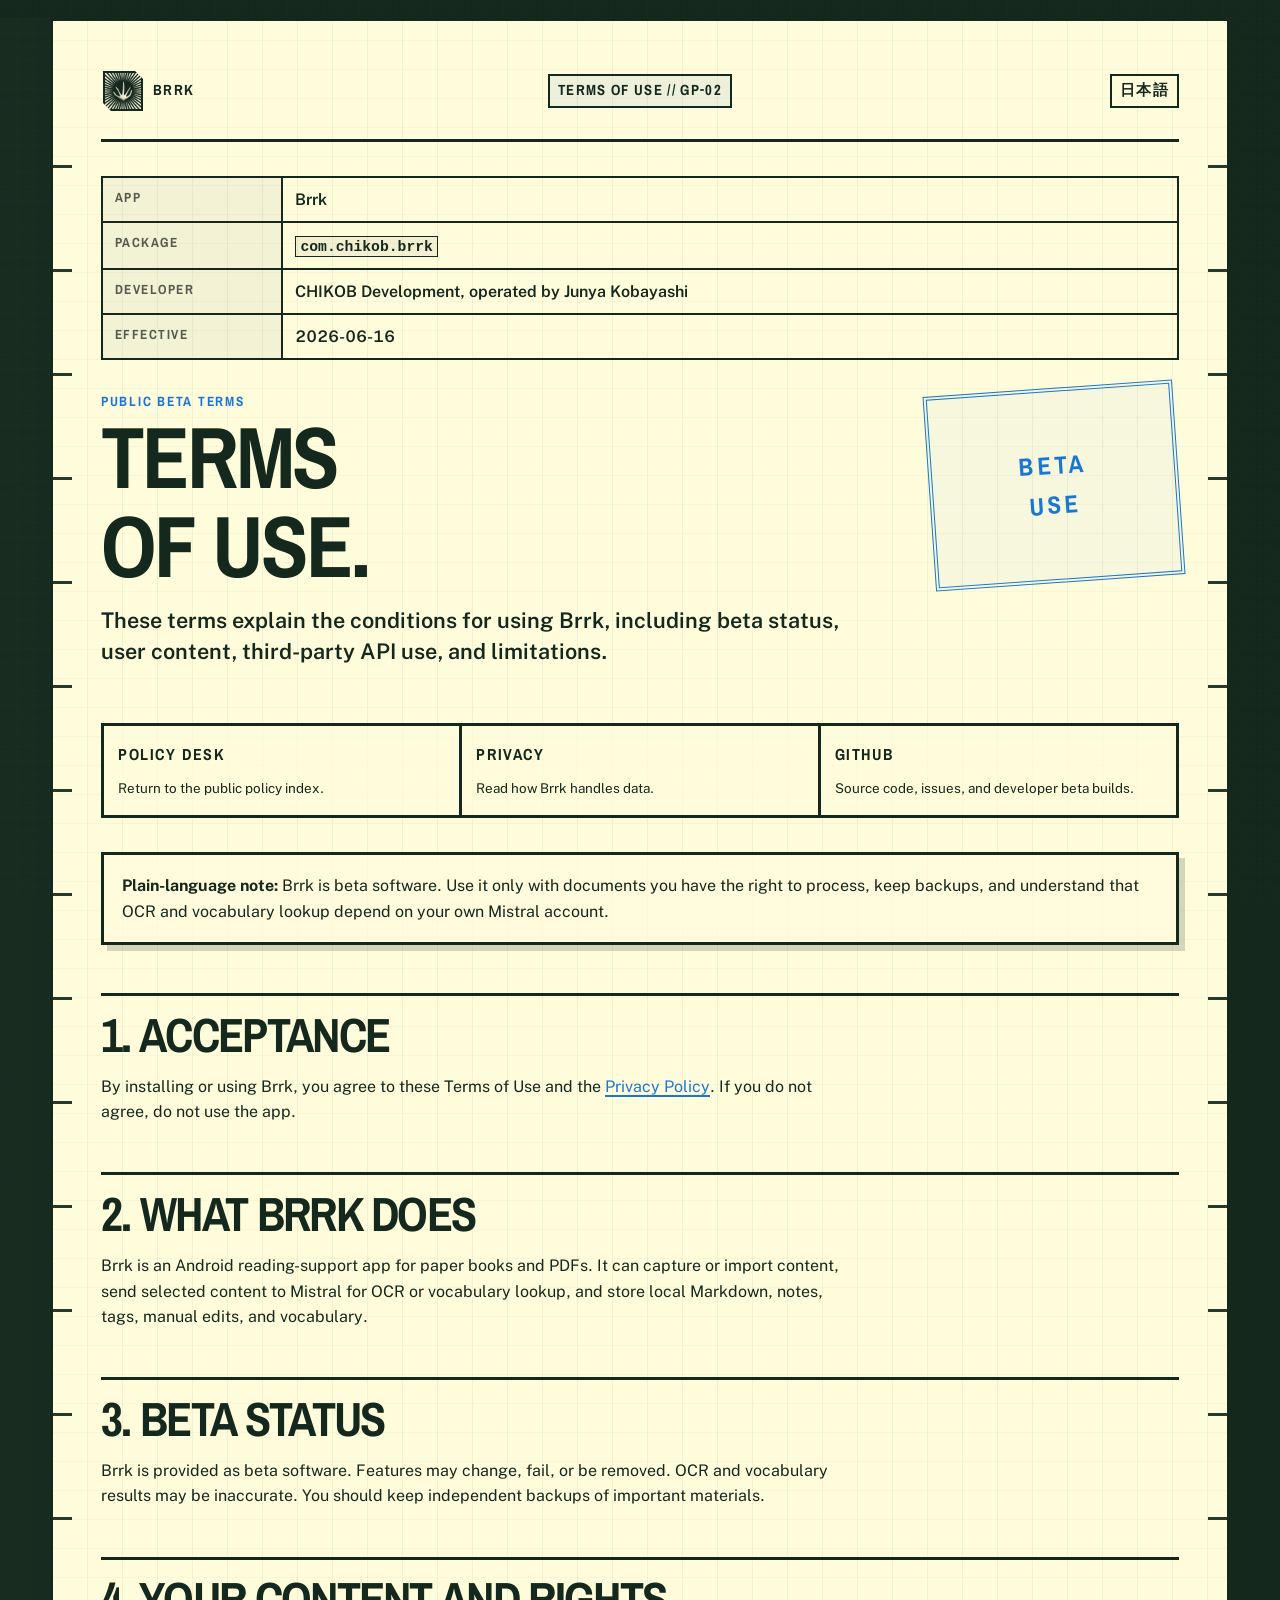
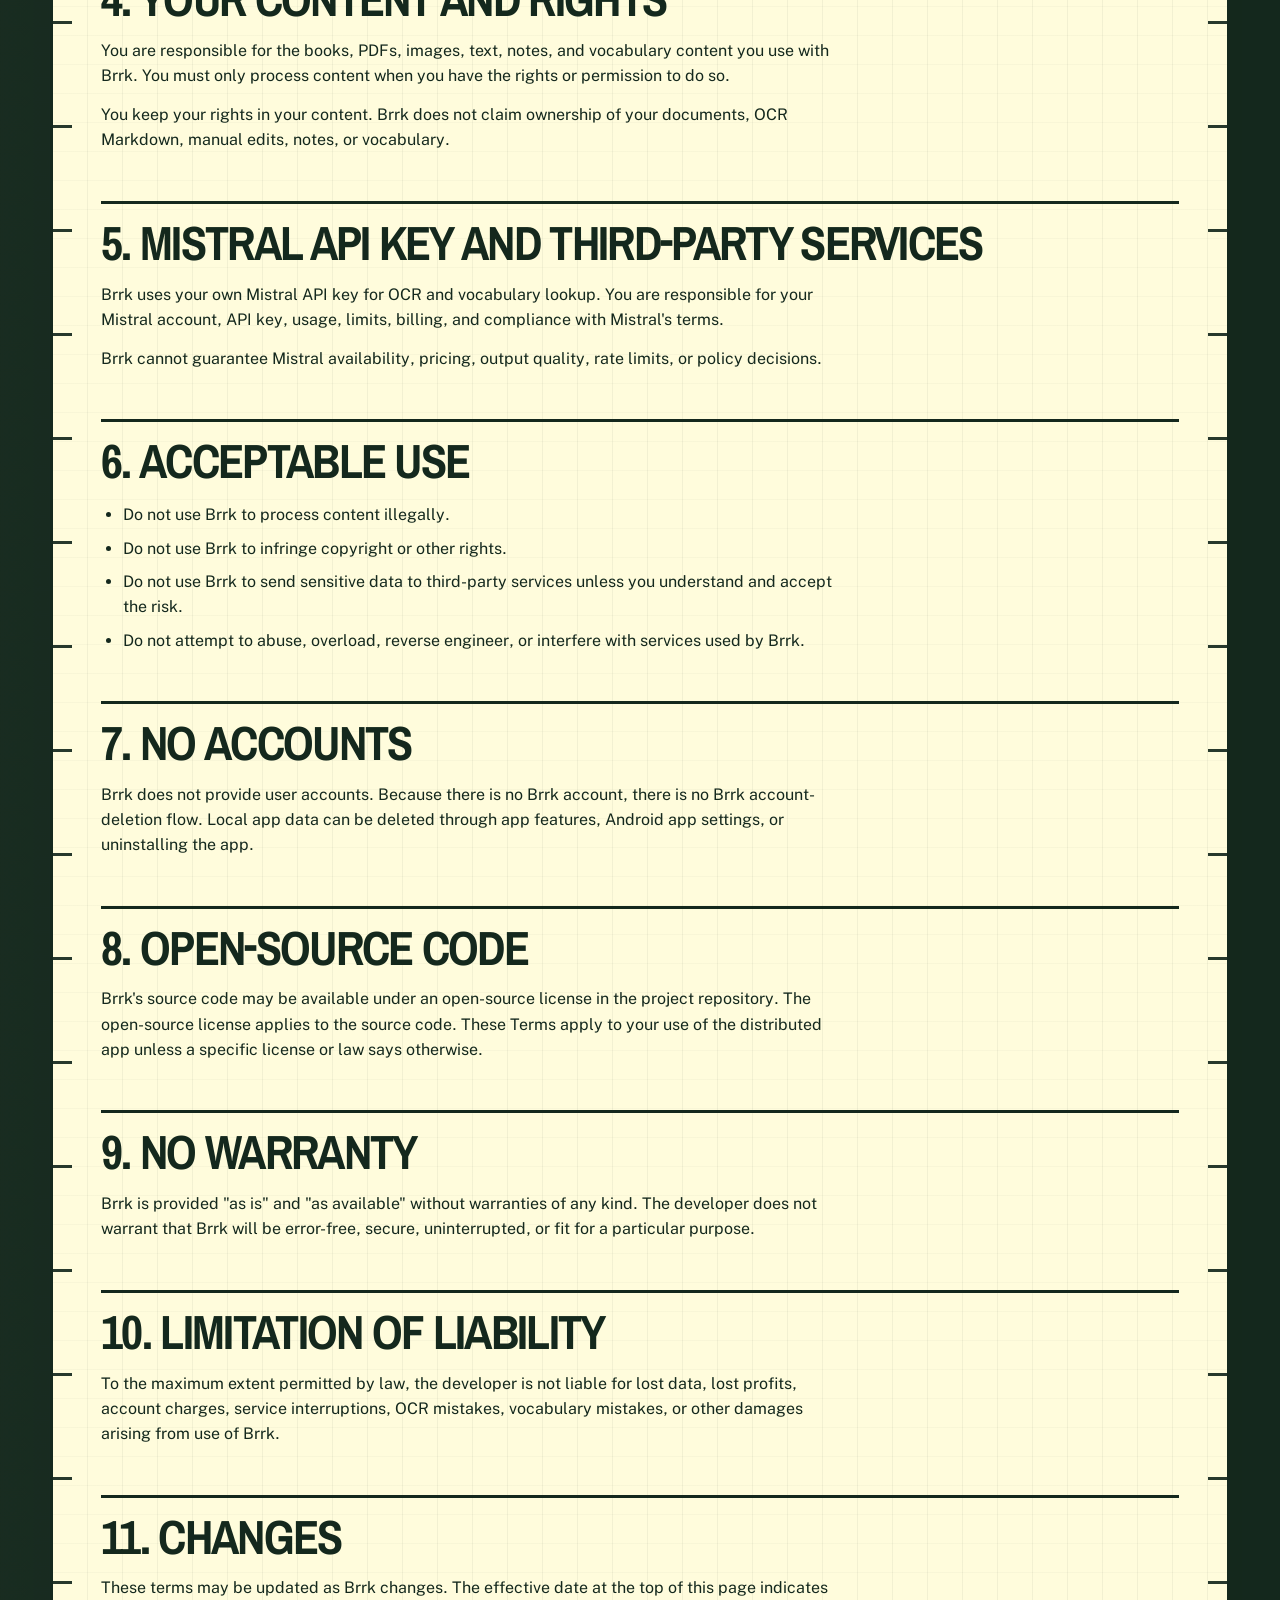
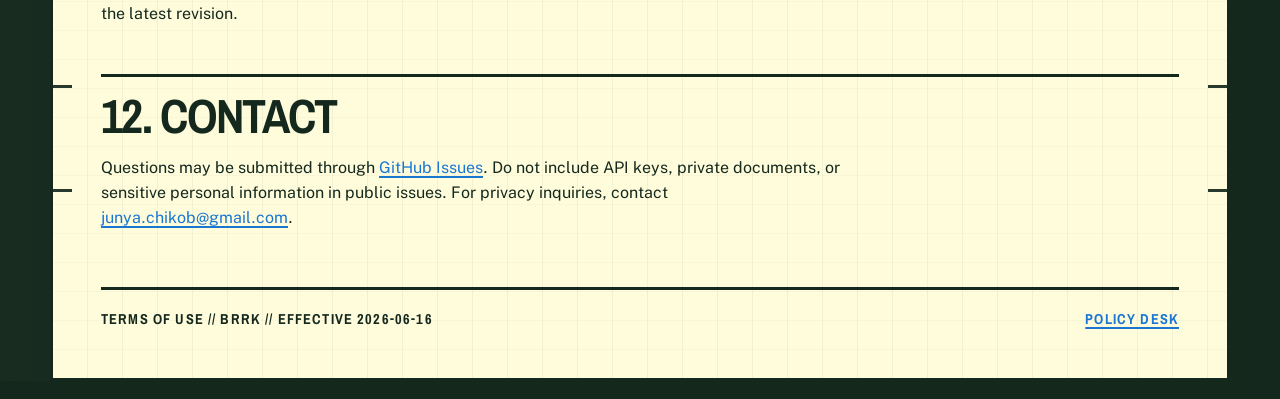
<file: docs/terms.html>
<!doctype html>
<html lang="en">
<head>
  <meta charset="utf-8">
  <meta name="viewport" content="width=device-width, initial-scale=1">
  <title>Brrk Terms of Use</title>
  <meta name="description" content="Terms of Use for Brrk, an Android reading support app for paper books and PDFs.">
  <link rel="alternate" hreflang="en" href="https://ragman53.github.io/brrk/terms.html">
  <link rel="alternate" hreflang="ja" href="https://ragman53.github.io/brrk/ja/terms.html">
  <link rel="alternate" hreflang="x-default" href="https://ragman53.github.io/brrk/terms.html">
  <script>
    (function () {
      var params = new URLSearchParams(window.location.search);
      if (params.get('lang') === 'en') return;
      var languages = navigator.languages || [navigator.language || navigator.userLanguage || ''];
      var prefersJapanese = languages.some(function (language) {
        return String(language).toLowerCase().indexOf('ja') === 0;
      });
      if (prefersJapanese) window.location.replace('ja/terms.html');
    }());
  </script>
  <link rel="preconnect" href="https://fonts.googleapis.com">
  <link rel="preconnect" href="https://fonts.gstatic.com" crossorigin>
  <link href="https://fonts.googleapis.com/css2?family=Archivo+Narrow:wght@500;600;700&family=Public+Sans:wght@400;500;600;700;800;900&display=swap" rel="stylesheet">
  <link rel="stylesheet" href="styles.css?v=20260616-i18n1">
</head>
<body>
  <a class="skip-link" href="#main">Skip to content</a>
  <div class="page-shell">
    <header class="top-band" aria-label="Brrk terms header">
      <a class="brand-logo" href="index.html" aria-label="Back to Brrk policy desk home">
        <img src="assets/brrk_icon-96.png" alt="Brrk app icon" width="40" height="40" decoding="async">
        <span>Brrk</span>
      </a>
      <div class="doc-code">Terms of Use // GP-02</div>
      <div class="brand-right language-switch"><a href="ja/terms.html" lang="ja" hreflang="ja">日本語</a></div>
    </header>

    <section class="memo-grid" aria-label="Document metadata">
      <div class="memo-label">App</div>
      <div class="memo-value">Brrk</div>
      <div class="memo-label">Package</div>
      <div class="memo-value"><code>com.chikob.brrk</code></div>
      <div class="memo-label">Developer</div>
      <div class="memo-value">CHIKOB Development, operated by Junya Kobayashi</div>
      <div class="memo-label">Effective</div>
      <div class="memo-value">2026-06-16</div>
    </section>

    <main id="main">
      <section class="hero">
        <div>
          <span class="kicker">Public beta terms</span>
          <h1>Terms of Use.</h1>
          <p class="lede">These terms explain the conditions for using Brrk, including beta status, user content, third-party API use, and limitations.</p>
        </div>
        <div class="stamp" aria-label="Beta software stamp">Beta<br>Use</div>
      </section>

      <nav class="nav-ledger" aria-label="Policy navigation">
        <a href="index.html"><strong>Policy Desk</strong><span>Return to the public policy index.</span></a>
        <a href="privacy.html"><strong>Privacy</strong><span>Read how Brrk handles data.</span></a>
        <a href="https://github.com/ragman53/brrk/"><strong>GitHub</strong><span>Source code, issues, and developer beta builds.</span></a>
      </nav>

      <section class="notice">
        <strong>Plain-language note:</strong> Brrk is beta software. Use it only with documents you have the right to process, keep backups, and understand that OCR and vocabulary lookup depend on your own Mistral account.
      </section>

      <h2>1. Acceptance</h2>
      <p>By installing or using Brrk, you agree to these Terms of Use and the <a href="privacy.html">Privacy Policy</a>. If you do not agree, do not use the app.</p>

      <h2>2. What Brrk does</h2>
      <p>Brrk is an Android reading-support app for paper books and PDFs. It can capture or import content, send selected content to Mistral for OCR or vocabulary lookup, and store local Markdown, notes, tags, manual edits, and vocabulary.</p>

      <h2>3. Beta status</h2>
      <p>Brrk is provided as beta software. Features may change, fail, or be removed. OCR and vocabulary results may be inaccurate. You should keep independent backups of important materials.</p>

      <h2>4. Your content and rights</h2>
      <p>You are responsible for the books, PDFs, images, text, notes, and vocabulary content you use with Brrk. You must only process content when you have the rights or permission to do so.</p>
      <p>You keep your rights in your content. Brrk does not claim ownership of your documents, OCR Markdown, manual edits, notes, or vocabulary.</p>

      <h2>5. Mistral API key and third-party services</h2>
      <p>Brrk uses your own Mistral API key for OCR and vocabulary lookup. You are responsible for your Mistral account, API key, usage, limits, billing, and compliance with Mistral's terms.</p>
      <p>Brrk cannot guarantee Mistral availability, pricing, output quality, rate limits, or policy decisions.</p>

      <h2>6. Acceptable use</h2>
      <ul>
        <li>Do not use Brrk to process content illegally.</li>
        <li>Do not use Brrk to infringe copyright or other rights.</li>
        <li>Do not use Brrk to send sensitive data to third-party services unless you understand and accept the risk.</li>
        <li>Do not attempt to abuse, overload, reverse engineer, or interfere with services used by Brrk.</li>
      </ul>

      <h2>7. No accounts</h2>
      <p>Brrk does not provide user accounts. Because there is no Brrk account, there is no Brrk account-deletion flow. Local app data can be deleted through app features, Android app settings, or uninstalling the app.</p>

      <h2>8. Open-source code</h2>
      <p>Brrk's source code may be available under an open-source license in the project repository. The open-source license applies to the source code. These Terms apply to your use of the distributed app unless a specific license or law says otherwise.</p>

      <h2>9. No warranty</h2>
      <p>Brrk is provided "as is" and "as available" without warranties of any kind. The developer does not warrant that Brrk will be error-free, secure, uninterrupted, or fit for a particular purpose.</p>

      <h2>10. Limitation of liability</h2>
      <p>To the maximum extent permitted by law, the developer is not liable for lost data, lost profits, account charges, service interruptions, OCR mistakes, vocabulary mistakes, or other damages arising from use of Brrk.</p>

      <h2>11. Changes</h2>
      <p>These terms may be updated as Brrk changes. The effective date at the top of this page indicates the latest revision.</p>

      <h2>12. Contact</h2>
      <p>Questions may be submitted through <a href="https://github.com/ragman53/brrk/issues">GitHub Issues</a>. Do not include API keys, private documents, or sensitive personal information in public issues. For privacy inquiries, contact <a href="mailto:junya.chikob@gmail.com">junya.chikob@gmail.com</a>.</p>
    </main>

    <footer class="footer-ledger">
      <div>Terms of Use // Brrk // Effective 2026-06-16</div>
      <div><a href="index.html">Policy desk</a></div>
    </footer>
  </div>
</body>
</html>
</file>
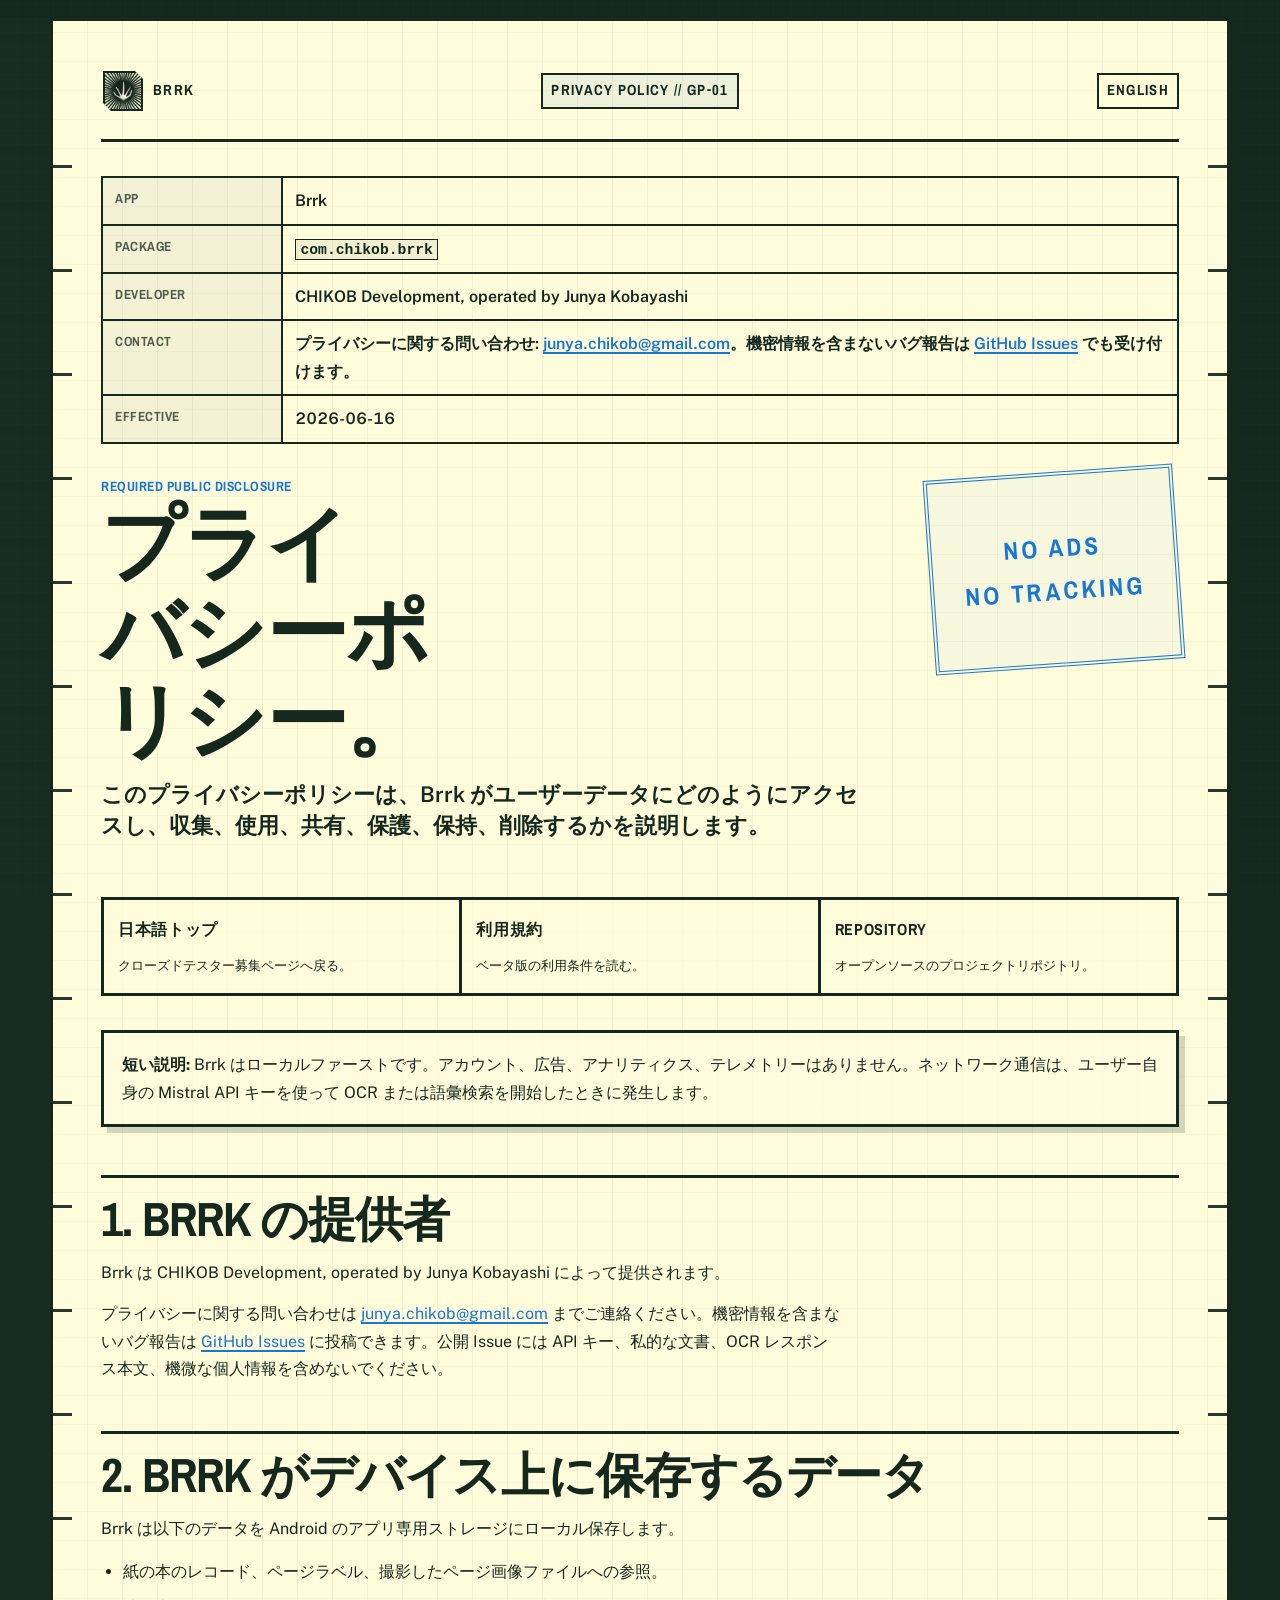
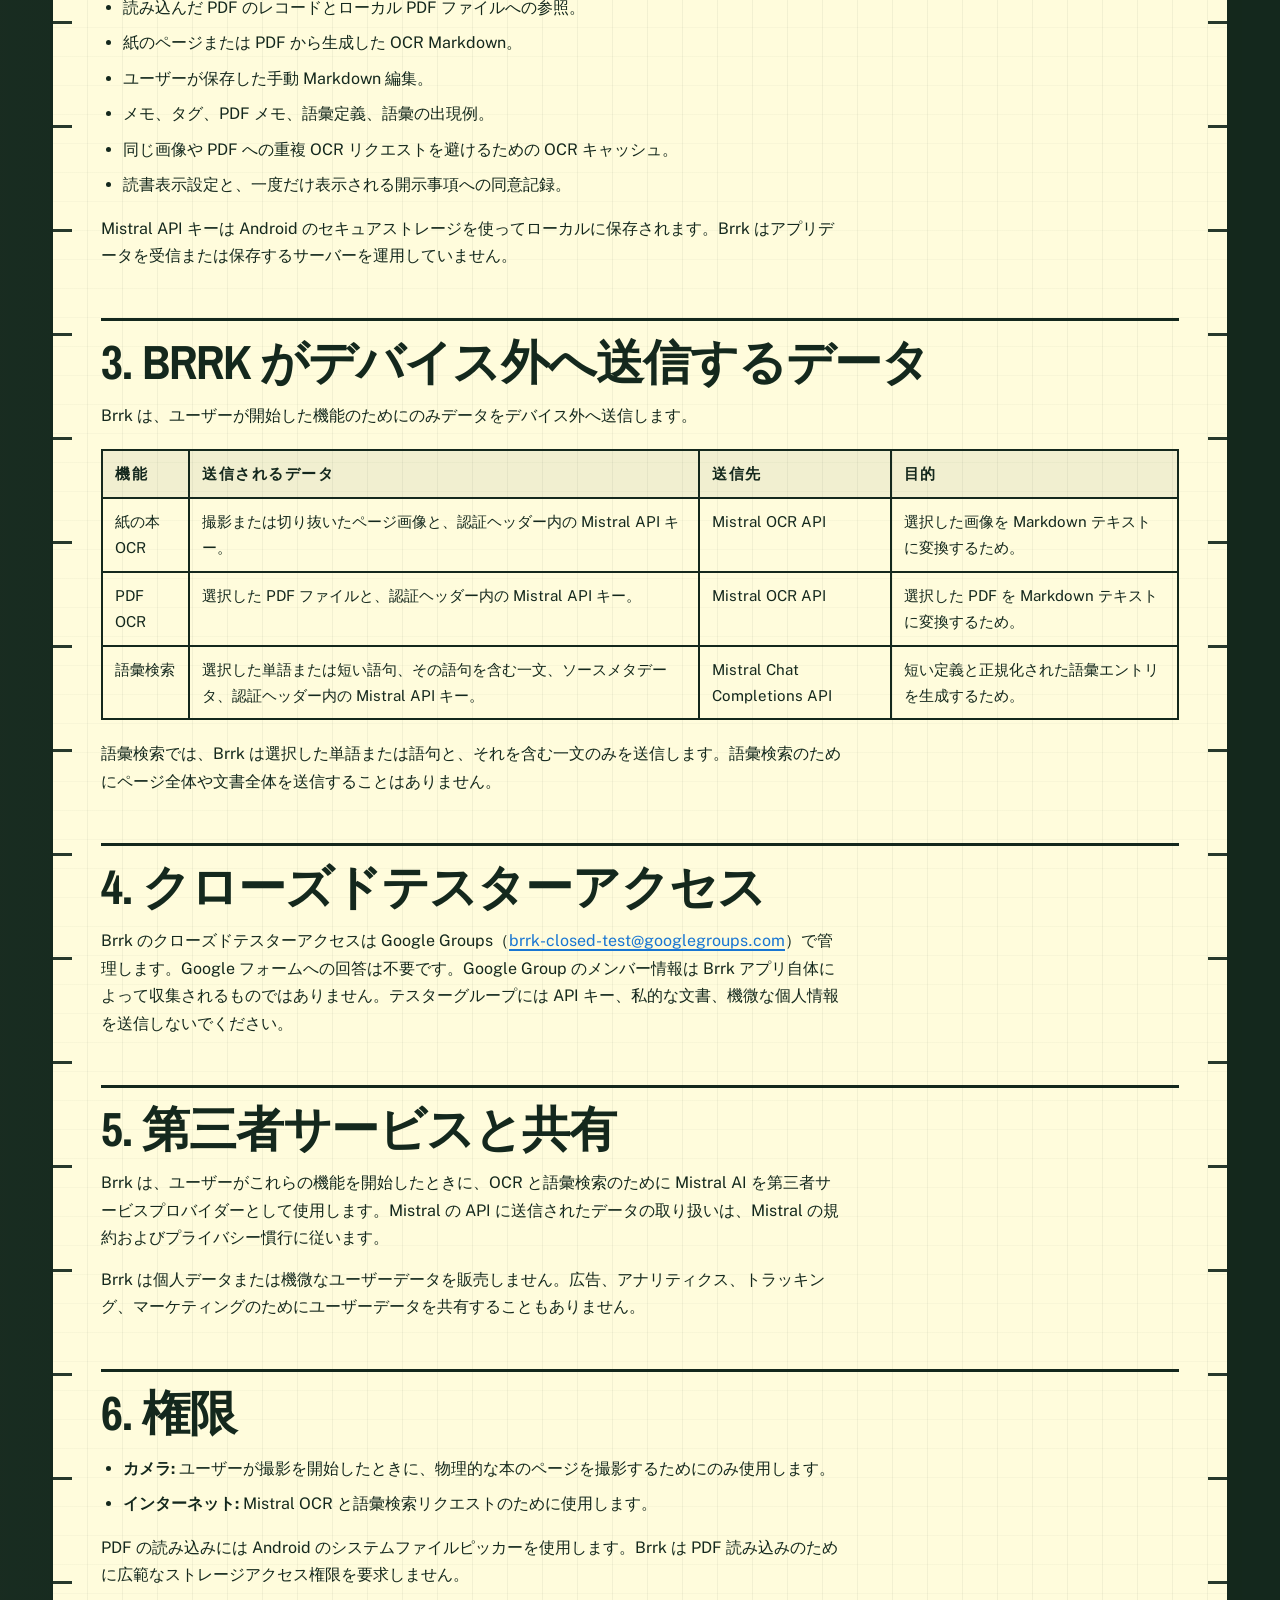
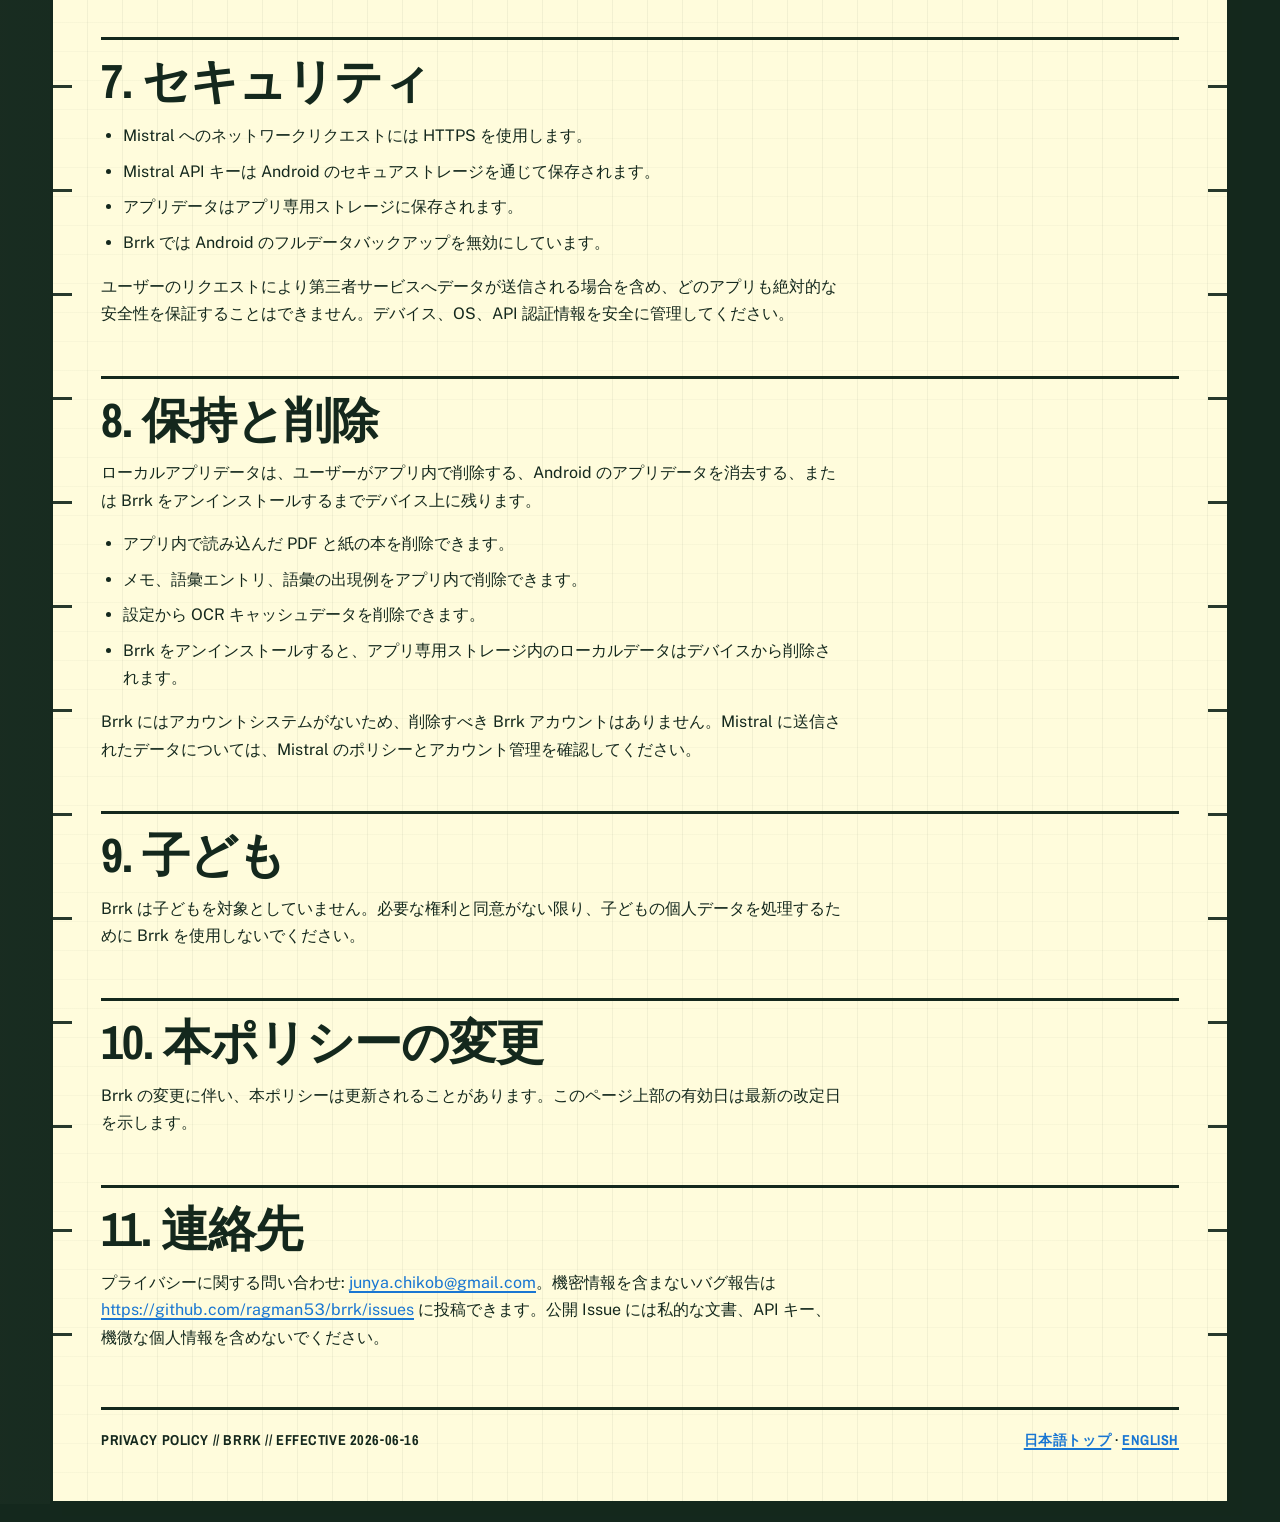
<file: docs/ja/privacy.html>
<!doctype html>
<html lang="ja">
<head>
  <meta charset="utf-8">
  <meta name="viewport" content="width=device-width, initial-scale=1">
  <title>Brrk プライバシーポリシー</title>
  <meta name="description" content="紙の本と PDF のための Android 読書支援アプリ Brrk のプライバシーポリシー。">
  <link rel="alternate" hreflang="en" href="https://ragman53.github.io/brrk/privacy.html">
  <link rel="alternate" hreflang="ja" href="https://ragman53.github.io/brrk/ja/privacy.html">
  <link rel="alternate" hreflang="x-default" href="https://ragman53.github.io/brrk/privacy.html">
  <link rel="preconnect" href="https://fonts.googleapis.com">
  <link rel="preconnect" href="https://fonts.gstatic.com" crossorigin>
  <link href="https://fonts.googleapis.com/css2?family=Archivo+Narrow:wght@500;600;700&family=Public+Sans:wght@400;500;600;700;800;900&display=swap" rel="stylesheet">
  <link rel="stylesheet" href="../styles.css?v=20260616-i18n1">
</head>
<body>
  <a class="skip-link" href="#main">本文へスキップ</a>
  <div class="page-shell">
    <header class="top-band" aria-label="Brrk プライバシーポリシーヘッダー">
      <a class="brand-logo" href="./" aria-label="Brrk 日本語トップへ戻る">
        <img src="../assets/brrk_icon-96.png" alt="Brrk アプリアイコン" width="40" height="40" decoding="async">
        <span>Brrk</span>
      </a>
      <div class="doc-code">Privacy Policy // GP-01</div>
      <div class="brand-right language-switch"><a href="../privacy.html?lang=en" hreflang="en">English</a></div>
    </header>

    <section class="memo-grid" aria-label="文書情報">
      <div class="memo-label">App</div>
      <div class="memo-value">Brrk</div>
      <div class="memo-label">Package</div>
      <div class="memo-value"><code>com.chikob.brrk</code></div>
      <div class="memo-label">Developer</div>
      <div class="memo-value">CHIKOB Development, operated by Junya Kobayashi</div>
      <div class="memo-label">Contact</div>
      <div class="memo-value">プライバシーに関する問い合わせ: <a href="mailto:junya.chikob@gmail.com">junya.chikob@gmail.com</a>。機密情報を含まないバグ報告は <a href="https://github.com/ragman53/brrk/issues">GitHub Issues</a> でも受け付けます。</div>
      <div class="memo-label">Effective</div>
      <div class="memo-value">2026-06-16</div>
    </section>

    <main id="main">
      <section class="hero">
        <div>
          <span class="kicker">Required public disclosure</span>
          <h1>プライバシーポリシー。</h1>
          <p class="lede">このプライバシーポリシーは、Brrk がユーザーデータにどのようにアクセスし、収集、使用、共有、保護、保持、削除するかを説明します。</p>
        </div>
        <div class="stamp" aria-label="プライバシーポリシースタンプ">No Ads<br>No Tracking</div>
      </section>

      <nav class="nav-ledger" aria-label="ポリシーナビゲーション">
        <a href="./"><strong>日本語トップ</strong><span>クローズドテスター募集ページへ戻る。</span></a>
        <a href="terms.html"><strong>利用規約</strong><span>ベータ版の利用条件を読む。</span></a>
        <a href="https://github.com/ragman53/brrk"><strong>Repository</strong><span>オープンソースのプロジェクトリポジトリ。</span></a>
      </nav>

      <section class="notice">
        <strong>短い説明:</strong> Brrk はローカルファーストです。アカウント、広告、アナリティクス、テレメトリーはありません。ネットワーク通信は、ユーザー自身の Mistral API キーを使って OCR または語彙検索を開始したときに発生します。
      </section>

      <h2>1. Brrk の提供者</h2>
      <p>Brrk は CHIKOB Development, operated by Junya Kobayashi によって提供されます。</p>
      <p>プライバシーに関する問い合わせは <a href="mailto:junya.chikob@gmail.com">junya.chikob@gmail.com</a> までご連絡ください。機密情報を含まないバグ報告は <a href="https://github.com/ragman53/brrk/issues">GitHub Issues</a> に投稿できます。公開 Issue には API キー、私的な文書、OCR レスポンス本文、機微な個人情報を含めないでください。</p>

      <h2>2. Brrk がデバイス上に保存するデータ</h2>
      <p>Brrk は以下のデータを Android のアプリ専用ストレージにローカル保存します。</p>
      <ul>
        <li>紙の本のレコード、ページラベル、撮影したページ画像ファイルへの参照。</li>
        <li>読み込んだ PDF のレコードとローカル PDF ファイルへの参照。</li>
        <li>紙のページまたは PDF から生成した OCR Markdown。</li>
        <li>ユーザーが保存した手動 Markdown 編集。</li>
        <li>メモ、タグ、PDF メモ、語彙定義、語彙の出現例。</li>
        <li>同じ画像や PDF への重複 OCR リクエストを避けるための OCR キャッシュ。</li>
        <li>読書表示設定と、一度だけ表示される開示事項への同意記録。</li>
      </ul>
      <p>Mistral API キーは Android のセキュアストレージを使ってローカルに保存されます。Brrk はアプリデータを受信または保存するサーバーを運用していません。</p>

      <h2>3. Brrk がデバイス外へ送信するデータ</h2>
      <p>Brrk は、ユーザーが開始した機能のためにのみデータをデバイス外へ送信します。</p>
      <table class="data-table">
        <thead>
          <tr>
            <th>機能</th>
            <th>送信されるデータ</th>
            <th>送信先</th>
            <th>目的</th>
          </tr>
        </thead>
        <tbody>
          <tr>
            <td>紙の本 OCR</td>
            <td>撮影または切り抜いたページ画像と、認証ヘッダー内の Mistral API キー。</td>
            <td>Mistral OCR API</td>
            <td>選択した画像を Markdown テキストに変換するため。</td>
          </tr>
          <tr>
            <td>PDF OCR</td>
            <td>選択した PDF ファイルと、認証ヘッダー内の Mistral API キー。</td>
            <td>Mistral OCR API</td>
            <td>選択した PDF を Markdown テキストに変換するため。</td>
          </tr>
          <tr>
            <td>語彙検索</td>
            <td>選択した単語または短い語句、その語句を含む一文、ソースメタデータ、認証ヘッダー内の Mistral API キー。</td>
            <td>Mistral Chat Completions API</td>
            <td>短い定義と正規化された語彙エントリを生成するため。</td>
          </tr>
        </tbody>
      </table>
      <p>語彙検索では、Brrk は選択した単語または語句と、それを含む一文のみを送信します。語彙検索のためにページ全体や文書全体を送信することはありません。</p>

      <h2 id="closed-tester-signup">4. クローズドテスターアクセス</h2>
      <p>Brrk のクローズドテスターアクセスは Google Groups（<a href="mailto:brrk-closed-test@googlegroups.com">brrk-closed-test@googlegroups.com</a>）で管理します。Google フォームへの回答は不要です。Google Group のメンバー情報は Brrk アプリ自体によって収集されるものではありません。テスターグループには API キー、私的な文書、機微な個人情報を送信しないでください。</p>

      <h2>5. 第三者サービスと共有</h2>
      <p>Brrk は、ユーザーがこれらの機能を開始したときに、OCR と語彙検索のために Mistral AI を第三者サービスプロバイダーとして使用します。Mistral の API に送信されたデータの取り扱いは、Mistral の規約およびプライバシー慣行に従います。</p>
      <p>Brrk は個人データまたは機微なユーザーデータを販売しません。広告、アナリティクス、トラッキング、マーケティングのためにユーザーデータを共有することもありません。</p>

      <h2>6. 権限</h2>
      <ul>
        <li><strong>カメラ:</strong> ユーザーが撮影を開始したときに、物理的な本のページを撮影するためにのみ使用します。</li>
        <li><strong>インターネット:</strong> Mistral OCR と語彙検索リクエストのために使用します。</li>
      </ul>
      <p>PDF の読み込みには Android のシステムファイルピッカーを使用します。Brrk は PDF 読み込みのために広範なストレージアクセス権限を要求しません。</p>

      <h2>7. セキュリティ</h2>
      <ul>
        <li>Mistral へのネットワークリクエストには HTTPS を使用します。</li>
        <li>Mistral API キーは Android のセキュアストレージを通じて保存されます。</li>
        <li>アプリデータはアプリ専用ストレージに保存されます。</li>
        <li>Brrk では Android のフルデータバックアップを無効にしています。</li>
      </ul>
      <p>ユーザーのリクエストにより第三者サービスへデータが送信される場合を含め、どのアプリも絶対的な安全性を保証することはできません。デバイス、OS、API 認証情報を安全に管理してください。</p>

      <h2>8. 保持と削除</h2>
      <p>ローカルアプリデータは、ユーザーがアプリ内で削除する、Android のアプリデータを消去する、または Brrk をアンインストールするまでデバイス上に残ります。</p>
      <ul>
        <li>アプリ内で読み込んだ PDF と紙の本を削除できます。</li>
        <li>メモ、語彙エントリ、語彙の出現例をアプリ内で削除できます。</li>
        <li>設定から OCR キャッシュデータを削除できます。</li>
        <li>Brrk をアンインストールすると、アプリ専用ストレージ内のローカルデータはデバイスから削除されます。</li>
      </ul>
      <p>Brrk にはアカウントシステムがないため、削除すべき Brrk アカウントはありません。Mistral に送信されたデータについては、Mistral のポリシーとアカウント管理を確認してください。</p>

      <h2>9. 子ども</h2>
      <p>Brrk は子どもを対象としていません。必要な権利と同意がない限り、子どもの個人データを処理するために Brrk を使用しないでください。</p>

      <h2>10. 本ポリシーの変更</h2>
      <p>Brrk の変更に伴い、本ポリシーは更新されることがあります。このページ上部の有効日は最新の改定日を示します。</p>

      <h2>11. 連絡先</h2>
      <p>プライバシーに関する問い合わせ: <a href="mailto:junya.chikob@gmail.com">junya.chikob@gmail.com</a>。機密情報を含まないバグ報告は <a href="https://github.com/ragman53/brrk/issues">https://github.com/ragman53/brrk/issues</a> に投稿できます。公開 Issue には私的な文書、API キー、機微な個人情報を含めないでください。</p>
    </main>

    <footer class="footer-ledger">
      <div>Privacy Policy // Brrk // Effective 2026-06-16</div>
      <div><a href="./">日本語トップ</a> · <a href="../privacy.html?lang=en" hreflang="en">English</a></div>
    </footer>
  </div>
</body>
</html>
</file>
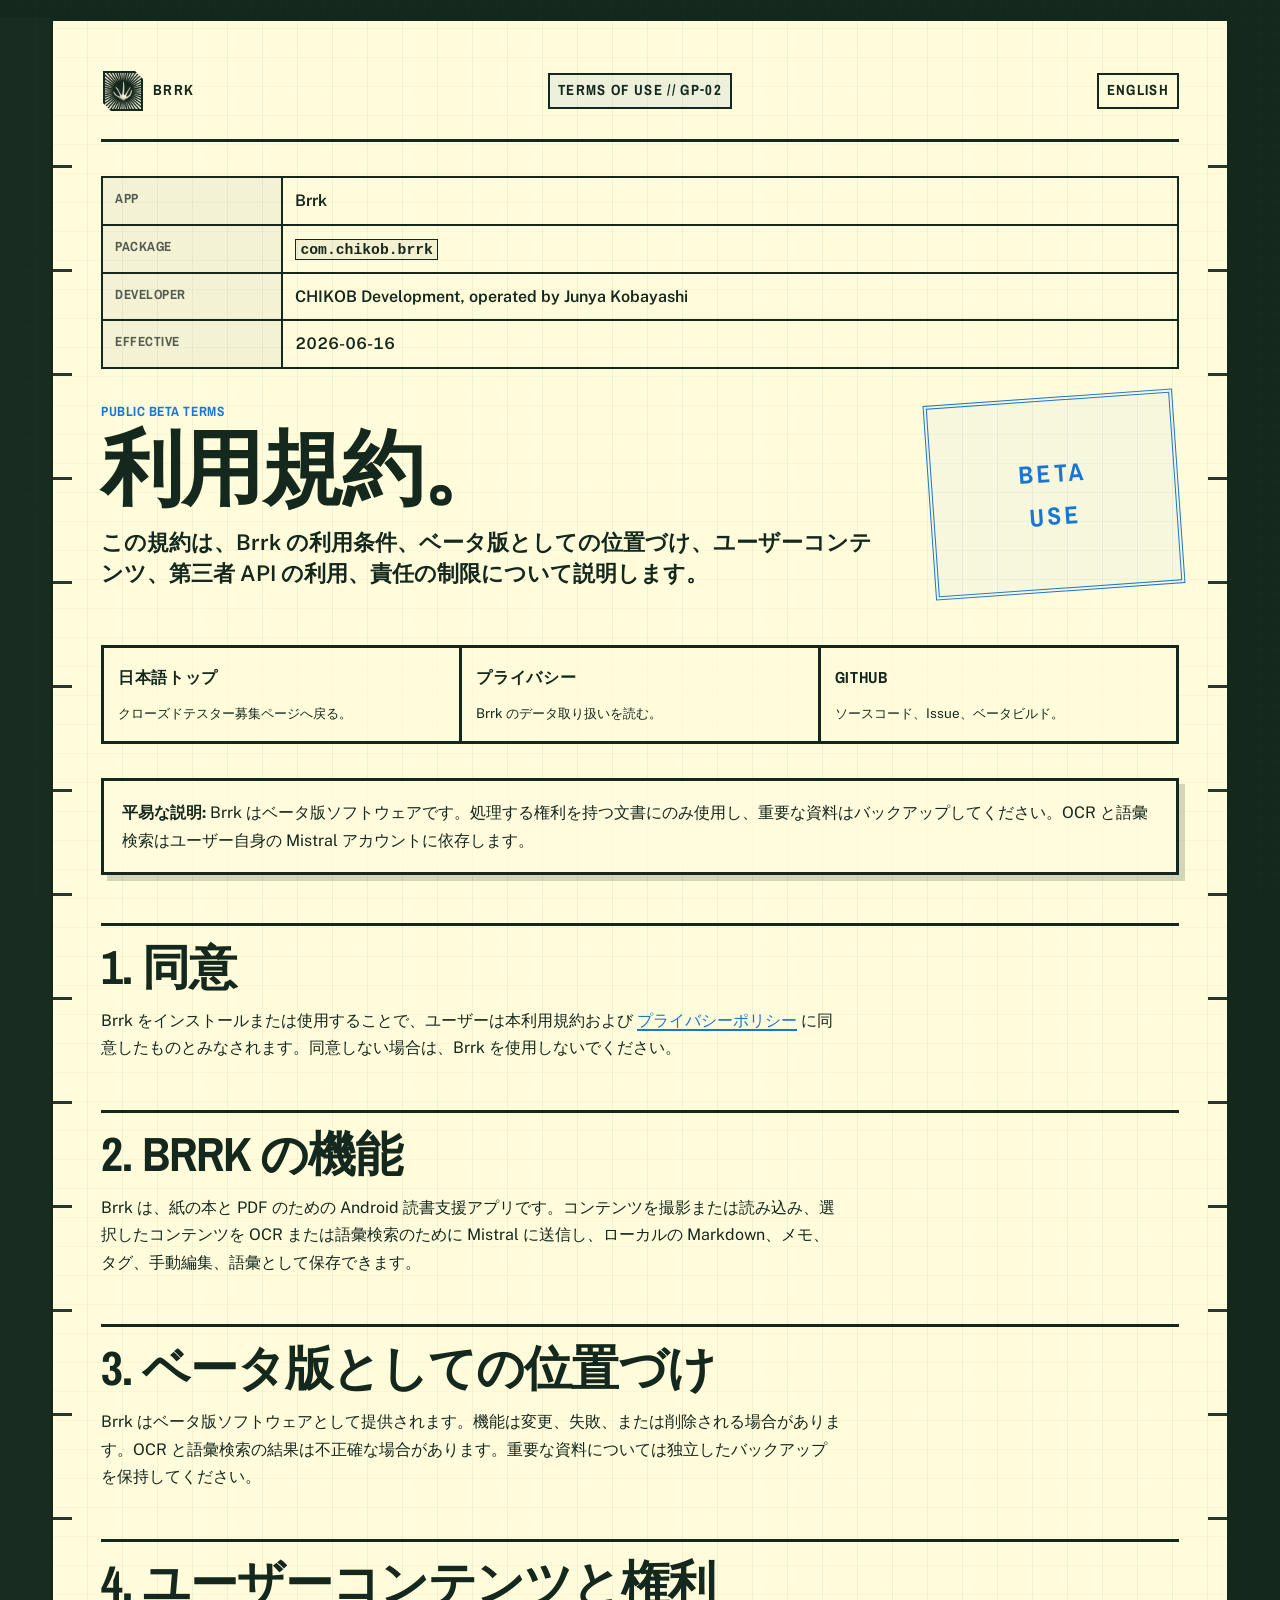
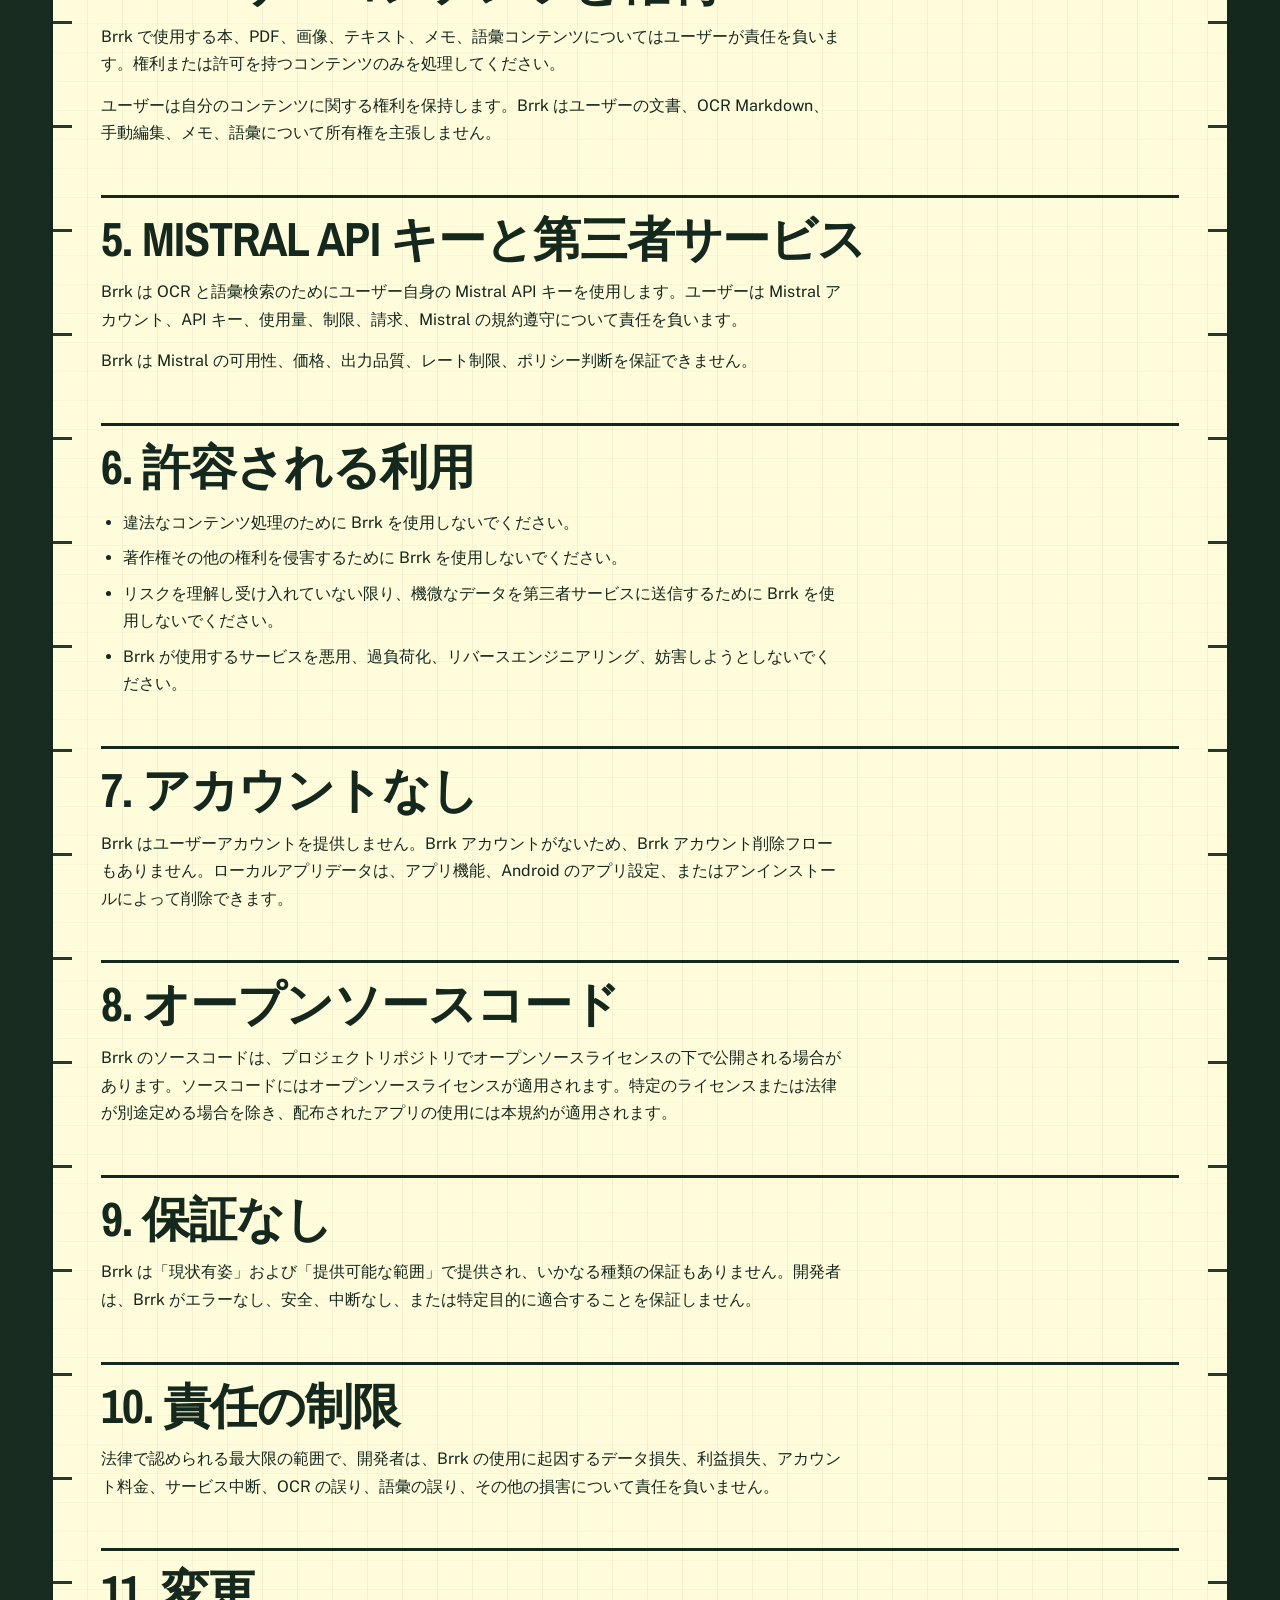
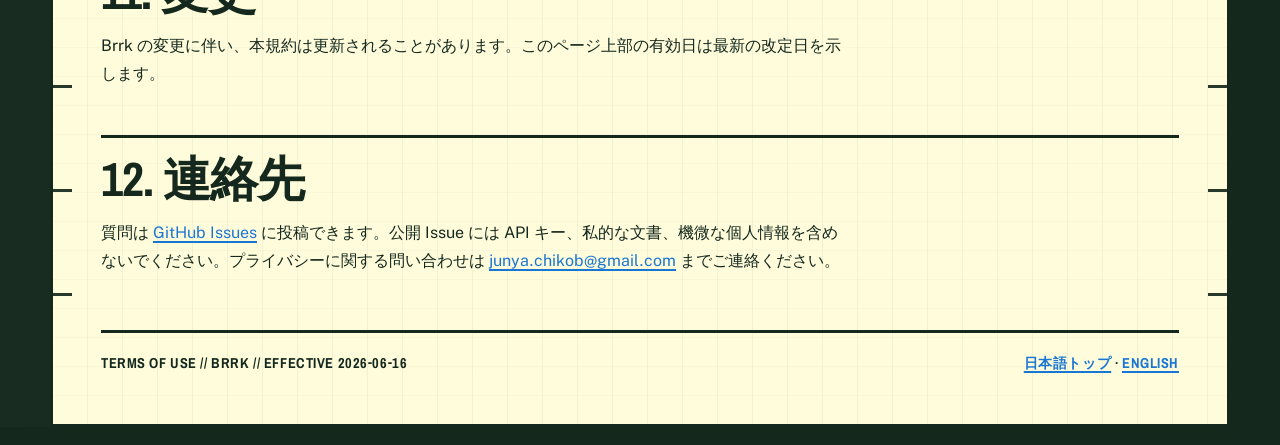
<file: docs/ja/terms.html>
<!doctype html>
<html lang="ja">
<head>
  <meta charset="utf-8">
  <meta name="viewport" content="width=device-width, initial-scale=1">
  <title>Brrk 利用規約</title>
  <meta name="description" content="紙の本と PDF のための Android 読書支援アプリ Brrk の利用規約。">
  <link rel="alternate" hreflang="en" href="https://ragman53.github.io/brrk/terms.html">
  <link rel="alternate" hreflang="ja" href="https://ragman53.github.io/brrk/ja/terms.html">
  <link rel="alternate" hreflang="x-default" href="https://ragman53.github.io/brrk/terms.html">
  <link rel="preconnect" href="https://fonts.googleapis.com">
  <link rel="preconnect" href="https://fonts.gstatic.com" crossorigin>
  <link href="https://fonts.googleapis.com/css2?family=Archivo+Narrow:wght@500;600;700&family=Public+Sans:wght@400;500;600;700;800;900&display=swap" rel="stylesheet">
  <link rel="stylesheet" href="../styles.css?v=20260616-i18n1">
</head>
<body>
  <a class="skip-link" href="#main">本文へスキップ</a>
  <div class="page-shell">
    <header class="top-band" aria-label="Brrk 利用規約ヘッダー">
      <a class="brand-logo" href="./" aria-label="Brrk 日本語トップへ戻る">
        <img src="../assets/brrk_icon-96.png" alt="Brrk アプリアイコン" width="40" height="40" decoding="async">
        <span>Brrk</span>
      </a>
      <div class="doc-code">Terms of Use // GP-02</div>
      <div class="brand-right language-switch"><a href="../terms.html?lang=en" hreflang="en">English</a></div>
    </header>

    <section class="memo-grid" aria-label="文書情報">
      <div class="memo-label">App</div>
      <div class="memo-value">Brrk</div>
      <div class="memo-label">Package</div>
      <div class="memo-value"><code>com.chikob.brrk</code></div>
      <div class="memo-label">Developer</div>
      <div class="memo-value">CHIKOB Development, operated by Junya Kobayashi</div>
      <div class="memo-label">Effective</div>
      <div class="memo-value">2026-06-16</div>
    </section>

    <main id="main">
      <section class="hero">
        <div>
          <span class="kicker">Public beta terms</span>
          <h1>利用規約。</h1>
          <p class="lede">この規約は、Brrk の利用条件、ベータ版としての位置づけ、ユーザーコンテンツ、第三者 API の利用、責任の制限について説明します。</p>
        </div>
        <div class="stamp" aria-label="ベータソフトウェアスタンプ">Beta<br>Use</div>
      </section>

      <nav class="nav-ledger" aria-label="ポリシーナビゲーション">
        <a href="./"><strong>日本語トップ</strong><span>クローズドテスター募集ページへ戻る。</span></a>
        <a href="privacy.html"><strong>プライバシー</strong><span>Brrk のデータ取り扱いを読む。</span></a>
        <a href="https://github.com/ragman53/brrk/"><strong>GitHub</strong><span>ソースコード、Issue、ベータビルド。</span></a>
      </nav>

      <section class="notice">
        <strong>平易な説明:</strong> Brrk はベータ版ソフトウェアです。処理する権利を持つ文書にのみ使用し、重要な資料はバックアップしてください。OCR と語彙検索はユーザー自身の Mistral アカウントに依存します。
      </section>

      <h2>1. 同意</h2>
      <p>Brrk をインストールまたは使用することで、ユーザーは本利用規約および <a href="privacy.html">プライバシーポリシー</a> に同意したものとみなされます。同意しない場合は、Brrk を使用しないでください。</p>

      <h2>2. Brrk の機能</h2>
      <p>Brrk は、紙の本と PDF のための Android 読書支援アプリです。コンテンツを撮影または読み込み、選択したコンテンツを OCR または語彙検索のために Mistral に送信し、ローカルの Markdown、メモ、タグ、手動編集、語彙として保存できます。</p>

      <h2>3. ベータ版としての位置づけ</h2>
      <p>Brrk はベータ版ソフトウェアとして提供されます。機能は変更、失敗、または削除される場合があります。OCR と語彙検索の結果は不正確な場合があります。重要な資料については独立したバックアップを保持してください。</p>

      <h2>4. ユーザーコンテンツと権利</h2>
      <p>Brrk で使用する本、PDF、画像、テキスト、メモ、語彙コンテンツについてはユーザーが責任を負います。権利または許可を持つコンテンツのみを処理してください。</p>
      <p>ユーザーは自分のコンテンツに関する権利を保持します。Brrk はユーザーの文書、OCR Markdown、手動編集、メモ、語彙について所有権を主張しません。</p>

      <h2>5. Mistral API キーと第三者サービス</h2>
      <p>Brrk は OCR と語彙検索のためにユーザー自身の Mistral API キーを使用します。ユーザーは Mistral アカウント、API キー、使用量、制限、請求、Mistral の規約遵守について責任を負います。</p>
      <p>Brrk は Mistral の可用性、価格、出力品質、レート制限、ポリシー判断を保証できません。</p>

      <h2>6. 許容される利用</h2>
      <ul>
        <li>違法なコンテンツ処理のために Brrk を使用しないでください。</li>
        <li>著作権その他の権利を侵害するために Brrk を使用しないでください。</li>
        <li>リスクを理解し受け入れていない限り、機微なデータを第三者サービスに送信するために Brrk を使用しないでください。</li>
        <li>Brrk が使用するサービスを悪用、過負荷化、リバースエンジニアリング、妨害しようとしないでください。</li>
      </ul>

      <h2>7. アカウントなし</h2>
      <p>Brrk はユーザーアカウントを提供しません。Brrk アカウントがないため、Brrk アカウント削除フローもありません。ローカルアプリデータは、アプリ機能、Android のアプリ設定、またはアンインストールによって削除できます。</p>

      <h2>8. オープンソースコード</h2>
      <p>Brrk のソースコードは、プロジェクトリポジトリでオープンソースライセンスの下で公開される場合があります。ソースコードにはオープンソースライセンスが適用されます。特定のライセンスまたは法律が別途定める場合を除き、配布されたアプリの使用には本規約が適用されます。</p>

      <h2>9. 保証なし</h2>
      <p>Brrk は「現状有姿」および「提供可能な範囲」で提供され、いかなる種類の保証もありません。開発者は、Brrk がエラーなし、安全、中断なし、または特定目的に適合することを保証しません。</p>

      <h2>10. 責任の制限</h2>
      <p>法律で認められる最大限の範囲で、開発者は、Brrk の使用に起因するデータ損失、利益損失、アカウント料金、サービス中断、OCR の誤り、語彙の誤り、その他の損害について責任を負いません。</p>

      <h2>11. 変更</h2>
      <p>Brrk の変更に伴い、本規約は更新されることがあります。このページ上部の有効日は最新の改定日を示します。</p>

      <h2>12. 連絡先</h2>
      <p>質問は <a href="https://github.com/ragman53/brrk/issues">GitHub Issues</a> に投稿できます。公開 Issue には API キー、私的な文書、機微な個人情報を含めないでください。プライバシーに関する問い合わせは <a href="mailto:junya.chikob@gmail.com">junya.chikob@gmail.com</a> までご連絡ください。</p>
    </main>

    <footer class="footer-ledger">
      <div>Terms of Use // Brrk // Effective 2026-06-16</div>
      <div><a href="./">日本語トップ</a> · <a href="../terms.html?lang=en" hreflang="en">English</a></div>
    </footer>
  </div>
</body>
</html>
</file>
<file: docs/styles.css>
:root {
  --paper: #fffcdc;
  --ink: #14281d;
  --muted: #535c51;
  --rule: #14281d;
  --accent: #1976d2;
  --stamp: #1976d2;
  --desk: #14281d;
  --shadow: rgba(20, 40, 29, 0.35);
  --paper-fiber: rgba(20, 40, 29, 0.055);
  --font-body: "Public Sans", "Helvetica Neue", Arial, sans-serif;
  --font-display: "Archivo Narrow", "Public Sans", "Helvetica Neue", Arial, sans-serif;
  --font-code: ui-monospace, "SFMono-Regular", "Cascadia Mono", "Liberation Mono", "Courier New", monospace;
  color-scheme: light;
}

* {
  box-sizing: border-box;
}

html {
  background: var(--desk);
  min-height: 100%;
}

body {
  margin: 0;
  min-height: 100vh;
  background:
    linear-gradient(90deg, rgba(255, 252, 220, 0.02), transparent 26%, rgba(255, 252, 220, 0.04) 52%, transparent 78%),
    var(--desk);
  color: var(--ink);
  font-family: var(--font-body);
  font-size: 16px;
  line-height: 1.58;
  font-feature-settings: "tnum" 1, "case" 1;
}

body::before {
  content: "";
  position: fixed;
  inset: 0;
  pointer-events: none;
  opacity: 0.6;
  background-image:
    repeating-linear-gradient(0deg, transparent 0 13px, rgba(255, 252, 220, 0.025) 13px 14px),
    repeating-linear-gradient(90deg, transparent 0 17px, rgba(255, 252, 220, 0.018) 17px 18px);
}

.page-shell {
  width: min(1180px, calc(100% - 28px));
  margin: 18px auto;
  padding: clamp(18px, 4vw, 48px);
  min-height: calc(100vh - 36px);
  position: relative;
  background:
    repeating-linear-gradient(90deg, transparent 0 34px, var(--paper-fiber) 34px 35px),
    repeating-linear-gradient(0deg, transparent 0 28px, rgba(20, 40, 29, 0.028) 28px 29px),
    var(--paper);
  border: 3px solid var(--rule);
  box-shadow: 12px 12px 0 var(--shadow);
  isolation: isolate;
}

.page-shell::before,
.page-shell::after {
  content: "";
  position: absolute;
  top: 92px;
  bottom: 92px;
  width: 22px;
  background-image: repeating-linear-gradient(
    to bottom,
    transparent 0,
    transparent 52px,
    var(--rule) 52px,
    var(--rule) 55px,
    transparent 55px,
    transparent 104px
  );
  opacity: 0.92;
  pointer-events: none;
}

.page-shell::before {
  left: -3px;
}

.page-shell::after {
  right: -3px;
}

.skip-link {
  position: absolute;
  top: 10px;
  left: 10px;
  transform: translateY(-180%);
  padding: 8px 10px;
  background: var(--accent);
  color: var(--paper);
  border: 2px solid var(--rule);
  z-index: 5;
}

.skip-link:focus {
  transform: translateY(0);
}

.top-band {
  display: grid;
  grid-template-columns: 1fr auto 1fr;
  align-items: center;
  gap: 16px;
  padding-bottom: 26px;
  border-bottom: 3px solid var(--rule);
  text-transform: uppercase;
  letter-spacing: 0.09em;
  font-family: var(--font-display);
  font-size: 0.92rem;
}

.brand-left,
.brand-right {
  font-weight: 700;
}

.brand-logo {
  justify-self: start;
  display: inline-grid;
  grid-template-columns: 40px auto;
  align-items: center;
  gap: 10px;
  max-width: max-content;
  padding: 2px 6px 2px 2px;
  color: var(--ink);
  font-family: var(--font-display);
  font-weight: 700;
  text-decoration: none;
}

.brand-logo img {
  width: 40px;
  height: 40px;
  display: block;
  flex: 0 0 40px;
  object-fit: cover;
  border: 2px solid var(--rule);
  background: var(--paper);
  clip-path: polygon(0 0, calc(100% - 8px) 0, 100% 8px, 100% 100%, 8px 100%, 0 calc(100% - 8px));
  image-rendering: auto;
}

.brand-logo span {
  letter-spacing: 0.1em;
}

.brand-logo:hover,
.brand-logo:focus-visible {
  color: var(--paper);
  background: var(--accent);
  outline: 2px solid var(--accent);
  outline-offset: 3px;
}

.brand-logo:hover img,
.brand-logo:focus-visible img {
  border-color: var(--accent);
}

.brand-right {
  text-align: right;
}

.doc-code {
  justify-self: center;
  padding: 3px 8px;
  font-family: var(--font-display);
  font-weight: 700;
  border: 2px solid var(--rule);
  background: rgba(25, 118, 210, 0.08);
  white-space: nowrap;
}

.memo-grid {
  display: grid;
  grid-template-columns: minmax(120px, 180px) 1fr;
  gap: 0;
  margin: clamp(18px, 3vw, 34px) 0 22px;
  border-top: 2px solid var(--rule);
  border-left: 2px solid var(--rule);
}

.memo-label,
.memo-value {
  min-height: 42px;
  padding: 9px 12px;
  border-right: 2px solid var(--rule);
  border-bottom: 2px solid var(--rule);
}

.memo-label {
  text-transform: uppercase;
  letter-spacing: 0.11em;
  font-family: var(--font-display);
  font-size: 0.83rem;
  font-weight: 700;
  color: var(--muted);
  background: rgba(20, 40, 29, 0.045);
}

.memo-value {
  font-weight: 600;
}

.hero {
  display: grid;
  grid-template-columns: minmax(0, 1fr) minmax(190px, 250px);
  gap: clamp(22px, 5vw, 56px);
  align-items: start;
  margin: 28px 0 42px;
}

h1,
h2,
h3 {
  margin: 0;
  font-family: var(--font-display);
  font-weight: 700;
  line-height: 1.02;
  letter-spacing: -0.035em;
  text-wrap: balance;
}

h1 {
  font-size: clamp(3rem, 6.8vw, 5.9rem);
  max-width: 12ch;
  text-transform: uppercase;
}

h2 {
  font-size: clamp(1.65rem, 3.8vw, 3rem);
  margin-top: 48px;
  padding-top: 15px;
  border-top: 3px solid var(--rule);
  text-transform: uppercase;
}

h3 {
  font-size: 1.08rem;
  margin-top: 26px;
  text-transform: uppercase;
  letter-spacing: 0.05em;
}

p,
ul,
ol {
  max-width: 74ch;
}

p {
  margin: 14px 0;
}

ul,
ol {
  padding-left: 1.4rem;
}

li + li {
  margin-top: 8px;
}

.lede {
  font-size: clamp(1.05rem, 2vw, 1.35rem);
  line-height: 1.45;
  max-width: 62ch;
  font-weight: 600;
}

.stamp {
  justify-self: end;
  width: 100%;
  max-width: 250px;
  aspect-ratio: 1 / 0.78;
  border: 4px double var(--stamp);
  color: var(--stamp);
  display: grid;
  place-items: center;
  transform: rotate(-4deg);
  font-family: var(--font-display);
  text-transform: uppercase;
  letter-spacing: 0.13em;
  font-weight: 700;
  text-align: center;
  font-size: clamp(1.1rem, 2.2vw, 1.55rem);
  background: rgba(25, 118, 210, 0.035);
}

.nav-ledger {
  display: grid;
  grid-template-columns: repeat(3, minmax(0, 1fr));
  border-top: 3px solid var(--rule);
  border-left: 3px solid var(--rule);
  margin: 34px 0;
}

.nav-ledger a {
  display: block;
  padding: 16px 14px;
  min-height: 92px;
  color: var(--ink);
  border-right: 3px solid var(--rule);
  border-bottom: 3px solid var(--rule);
  text-decoration: none;
  background: rgba(255, 252, 220, 0.7);
}

.nav-ledger a:hover,
.nav-ledger a:focus-visible {
  outline: none;
  color: var(--paper);
  background: var(--accent);
}

.nav-ledger strong,
.nav-ledger span {
  display: block;
}

.nav-ledger strong {
  font-family: var(--font-display);
  font-weight: 700;
  text-transform: uppercase;
  letter-spacing: 0.1em;
}

.nav-ledger span {
  margin-top: 10px;
  font-size: 0.84rem;
}

.notice,
.paper-card {
  border: 3px solid var(--rule);
  padding: 18px;
  background: rgba(255, 252, 220, 0.82);
  box-shadow: 6px 6px 0 rgba(20, 40, 29, 0.18);
}

.notice {
  margin: 24px 0;
}

.paper-card-grid {
  display: grid;
  grid-template-columns: repeat(2, minmax(0, 1fr));
  gap: 18px;
  margin: 24px 0;
}

.kicker,
.section-number {
  display: inline-block;
  color: var(--accent);
  font-family: var(--font-display);
  text-transform: uppercase;
  letter-spacing: 0.13em;
  font-size: 0.84rem;
  font-weight: 700;
}

.data-table {
  width: 100%;
  border-collapse: collapse;
  margin: 20px 0;
  font-size: 0.94rem;
}

.data-table th,
.data-table td {
  border: 2px solid var(--rule);
  padding: 10px 12px;
  text-align: left;
  vertical-align: top;
}

.data-table th {
  font-family: var(--font-display);
  font-weight: 700;
  text-transform: uppercase;
  letter-spacing: 0.1em;
  background: rgba(20, 40, 29, 0.06);
}

a {
  color: var(--accent);
  text-decoration-thickness: 2px;
  text-underline-offset: 3px;
}

a:hover,
a:focus-visible {
  color: var(--ink);
  background: rgba(25, 118, 210, 0.16);
  outline: 2px solid var(--accent);
  outline-offset: 2px;
}

code {
  padding: 0.12em 0.3em;
  border: 1px solid var(--rule);
  background: rgba(20, 40, 29, 0.055);
  font-family: var(--font-code);
  font-size: 0.92em;
}

hr {
  border: 0;
  border-top: 3px solid var(--rule);
  margin: 38px 0;
}

.footer-ledger {
  margin-top: 56px;
  padding-top: 18px;
  border-top: 3px solid var(--rule);
  display: grid;
  grid-template-columns: 1fr auto;
  gap: 16px;
  font-family: var(--font-display);
  font-size: 0.9rem;
  font-weight: 700;
  text-transform: uppercase;
  letter-spacing: 0.08em;
}

.site-nav {
  justify-self: end;
  display: flex;
  flex-wrap: wrap;
  justify-content: flex-end;
  gap: 8px 14px;
  font-family: var(--font-display);
  font-weight: 700;
  text-transform: uppercase;
  letter-spacing: 0.08em;
  font-size: 0.82rem;
}

.site-nav a {
  color: var(--ink);
  text-decoration: none;
  border-bottom: 2px solid transparent;
}

.site-nav a:hover,
.site-nav a:focus-visible {
  color: var(--accent);
  background: transparent;
  border-bottom-color: var(--accent);
  outline: 2px solid var(--accent);
  outline-offset: 4px;
}

.landing-hero {
  grid-template-columns: minmax(0, 1fr) minmax(240px, 300px);
  gap: clamp(24px, 4vw, 44px);
  align-items: start;
  margin-top: 28px;
}

.landing-hero > div {
  min-width: 0;
}

.landing-hero h1 {
  max-width: 11.5ch;
}

.cta-row {
  display: flex;
  flex-wrap: wrap;
  gap: 12px;
  margin: 24px 0 18px;
}

.button {
  display: inline-flex;
  align-items: center;
  justify-content: center;
  min-height: 48px;
  padding: 12px 18px;
  border: 3px solid var(--rule);
  box-shadow: 5px 5px 0 rgba(20, 40, 29, 0.26);
  color: var(--ink);
  font-family: var(--font-display);
  font-weight: 700;
  letter-spacing: 0.07em;
  text-transform: uppercase;
  text-decoration: none;
  line-height: 1.1;
}

.button:hover,
.button:focus-visible {
  outline: 3px solid var(--accent);
  outline-offset: 3px;
  transform: translate(-1px, -1px);
}

.button-primary {
  background: var(--accent);
  color: var(--paper);
}

.button-primary:hover,
.button-primary:focus-visible {
  color: var(--paper);
  background: #0f5fab;
}

.button-secondary {
  background: rgba(255, 252, 220, 0.86);
}

.trust-ledger {
  display: flex;
  flex-wrap: wrap;
  gap: 8px;
  padding: 0;
  margin: 18px 0 0;
  list-style: none;
  max-width: none;
}

.trust-ledger li {
  margin: 0;
  padding: 7px 10px;
  border: 2px solid var(--rule);
  background: rgba(20, 40, 29, 0.045);
  font-family: var(--font-display);
  font-size: 0.82rem;
  font-weight: 700;
  letter-spacing: 0.08em;
  text-transform: uppercase;
}

.tester-ticket,
.requirements-card,
.github-card {
  border: 3px solid var(--rule);
  background:
    repeating-linear-gradient(0deg, transparent 0 24px, rgba(20, 40, 29, 0.04) 24px 25px),
    rgba(255, 252, 220, 0.9);
  box-shadow: 8px 8px 0 rgba(20, 40, 29, 0.2);
}

.tester-ticket {
  position: relative;
  display: flex;
  flex-direction: column;
  justify-content: flex-start;
  min-height: 0;
  padding: 22px;
  transform: rotate(1.5deg);
}

.tester-ticket::before {
  content: "";
  position: absolute;
  inset: 12px;
  border: 2px dashed rgba(20, 40, 29, 0.32);
  pointer-events: none;
}

.ticket-label,
.github-card span {
  color: var(--accent);
  font-family: var(--font-display);
  font-size: 0.83rem;
  font-weight: 700;
  letter-spacing: 0.13em;
  text-transform: uppercase;
}

.tester-ticket strong {
  display: block;
  margin: 12px 0;
  color: var(--accent);
  font-family: var(--font-display);
  font-size: clamp(3rem, 5.6vw, 4.4rem);
  line-height: 0.9;
  text-transform: uppercase;
}

.tester-ticket p {
  margin-bottom: 22px;
  font-weight: 700;
}

.tester-ticket a {
  align-self: flex-start;
  padding: 7px 10px;
  border: 2px solid var(--rule);
  background: var(--accent);
  color: var(--paper);
  font-family: var(--font-display);
  font-weight: 700;
  letter-spacing: 0.08em;
  text-transform: uppercase;
  text-decoration: none;
}

.problem-section,
.privacy-section,
.oss-section,
.tester-section {
  display: grid;
  grid-template-columns: minmax(220px, 0.8fr) minmax(0, 1.2fr);
  gap: clamp(20px, 4vw, 48px);
  align-items: start;
  margin: clamp(42px, 7vw, 78px) 0;
  padding-top: 24px;
  border-top: 3px solid var(--rule);
}

.problem-section h2,
.feature-section h2,
.tester-section h2,
.privacy-section h2,
.oss-section h2 {
  margin-top: 8px;
  padding-top: 0;
  border-top: 0;
}

.problem-copy,
.privacy-ledger {
  border-left: 3px solid var(--rule);
  padding-left: 22px;
}

.feature-section {
  margin: clamp(42px, 7vw, 78px) 0;
  padding-top: 24px;
  border-top: 3px solid var(--rule);
}

.feature-grid {
  display: grid;
  grid-template-columns: repeat(3, minmax(0, 1fr));
  align-items: stretch;
  gap: 18px;
  margin-top: 24px;
}

.feature-card {
  display: flex;
  min-height: 210px;
  height: 100%;
  flex-direction: column;
  justify-content: flex-start;
}

.feature-card h3 {
  margin-top: 0;
}

.tester-section {
  grid-template-columns: minmax(0, 1.25fr) minmax(260px, 0.75fr);
  padding: clamp(22px, 4vw, 36px);
  background: rgba(25, 118, 210, 0.07);
  border: 3px solid var(--rule);
  box-shadow: 8px 8px 0 rgba(20, 40, 29, 0.18);
}

.tester-main .lede {
  margin-top: 16px;
}

.requirements-card {
  padding: 20px;
}

.requirements-card h3 {
  margin-top: 0;
}

.requirements-card ul,
.privacy-ledger ul {
  margin-top: 0;
}

.fine-print {
  font-size: 0.92rem;
  font-weight: 700;
  color: var(--muted);
}

.text-link {
  display: inline-block;
  margin-top: 10px;
  font-family: var(--font-display);
  font-weight: 700;
  letter-spacing: 0.07em;
  text-transform: uppercase;
}

.github-card {
  display: block;
  padding: 22px;
  color: var(--ink);
  text-decoration: none;
}

.github-card strong,
.github-card em {
  display: block;
}

.github-card strong {
  margin: 16px 0 8px;
  font-family: var(--font-display);
  font-size: clamp(1.7rem, 4vw, 3rem);
  line-height: 0.98;
  letter-spacing: -0.035em;
  overflow-wrap: anywhere;
}

.github-card em {
  font-style: normal;
  color: var(--muted);
  font-weight: 700;
}

.github-card:hover,
.github-card:focus-visible {
  color: var(--paper);
  background: var(--accent);
}

.github-card:hover em,
.github-card:focus-visible em,
.github-card:hover span,
.github-card:focus-visible span {
  color: var(--paper);
}

.final-cta {
  display: grid;
  grid-template-columns: auto minmax(0, 1fr) auto;
  gap: 14px;
  align-items: center;
}

.final-cta strong {
  font-family: var(--font-display);
  font-size: 1.35rem;
  text-transform: uppercase;
  letter-spacing: 0.07em;
}

.language-switch a {
  display: inline-block;
  padding: 3px 8px;
  border: 2px solid var(--rule);
  color: var(--ink);
  background: rgba(255, 252, 220, 0.72);
  text-decoration: none;
}

.language-switch a:hover,
.language-switch a:focus-visible {
  color: var(--paper);
  background: var(--accent);
}

html:lang(ja) body {
  font-family: "Public Sans", "Hiragino Sans", "Yu Gothic", "YuGothic", "Noto Sans CJK JP", "Noto Sans JP", sans-serif;
  line-height: 1.72;
}

html:lang(ja) h1,
html:lang(ja) h2,
html:lang(ja) h3 {
  letter-spacing: -0.02em;
  line-height: 1.08;
}

html:lang(ja) h1 {
  font-size: clamp(2.45rem, 6.4vw, 5.15rem);
  max-width: 13ch;
}

html:lang(ja) .kicker,
html:lang(ja) .section-number,
html:lang(ja) .site-nav,
html:lang(ja) .button,
html:lang(ja) .footer-ledger,
html:lang(ja) .memo-label,
html:lang(ja) .nav-ledger strong,
html:lang(ja) .trust-ledger li {
  letter-spacing: 0.04em;
}

html:lang(ja) .feature-card {
  min-height: 240px;
}

@media (max-width: 960px) {
  .feature-grid {
    grid-template-columns: repeat(2, minmax(0, 1fr));
  }

  .landing-hero,
  .problem-section,
  .privacy-section,
  .oss-section,
  .tester-section,
  .final-cta {
    grid-template-columns: 1fr;
  }

  .landing-hero {
    gap: 22px;
    margin-top: 32px;
  }

  .landing-hero h1 {
    max-width: 12ch;
  }

  .tester-ticket {
    transform: none;
  }

  .tester-ticket strong {
    font-size: clamp(2.55rem, 10vw, 3.6rem);
  }

  .problem-copy,
  .privacy-ledger {
    border-left: 0;
    padding-left: 0;
  }
}

@media (max-width: 760px) {
  body {
    font-size: 15px;
  }

  .page-shell {
    width: calc(100% - 16px);
    margin: 8px auto;
    padding: 18px;
    box-shadow: 6px 6px 0 var(--shadow);
  }

  .page-shell::before,
  .page-shell::after {
    display: none;
  }

  .top-band {
    grid-template-columns: 1fr;
    gap: 8px;
  }

  .brand-right,
  .doc-code,
  .site-nav {
    justify-self: start;
    text-align: left;
  }

  .site-nav {
    justify-content: flex-start;
  }

  .memo-grid {
    grid-template-columns: minmax(104px, 0.4fr) minmax(0, 1fr);
    margin: 16px 0 20px;
  }

  .memo-label,
  .memo-value {
    min-height: 0;
    padding: 8px 10px;
  }

  .memo-label {
    font-size: 0.75rem;
    letter-spacing: 0.06em;
  }

  .memo-value {
    font-size: 0.92rem;
  }

  .hero,
  .paper-card-grid,
  .nav-ledger,
  .footer-ledger,
  .feature-grid {
    grid-template-columns: 1fr;
  }

  h1 {
    font-size: clamp(2.35rem, 10.8vw, 3.55rem);
    max-width: 100%;
  }

  html:lang(ja) h1 {
    font-size: clamp(2.1rem, 9.8vw, 3.35rem);
    max-width: 100%;
  }

  .lede {
    font-size: 1.04rem;
    line-height: 1.55;
  }

  .button {
    width: 100%;
    padding-inline: 14px;
    letter-spacing: 0.05em;
  }

  .site-nav {
    gap: 10px 14px;
  }

  .trust-ledger li {
    flex: 1 1 calc(50% - 8px);
    text-align: center;
    font-size: 0.76rem;
  }

  .tester-ticket {
    padding: 18px;
  }

  .tester-ticket p {
    margin-bottom: 16px;
  }

  .feature-card {
    min-height: 0;
  }

  .tester-section {
    padding: 18px;
  }

  .stamp {
    justify-self: start;
    max-width: 190px;
  }
}

@media print {
  html,
  body {
    background: var(--paper);
  }

  .page-shell {
    width: 100%;
    min-height: auto;
    margin: 0;
    border: 0;
    box-shadow: none;
  }

  .nav-ledger,
  .skip-link {
    display: none;
  }
}
</file>
